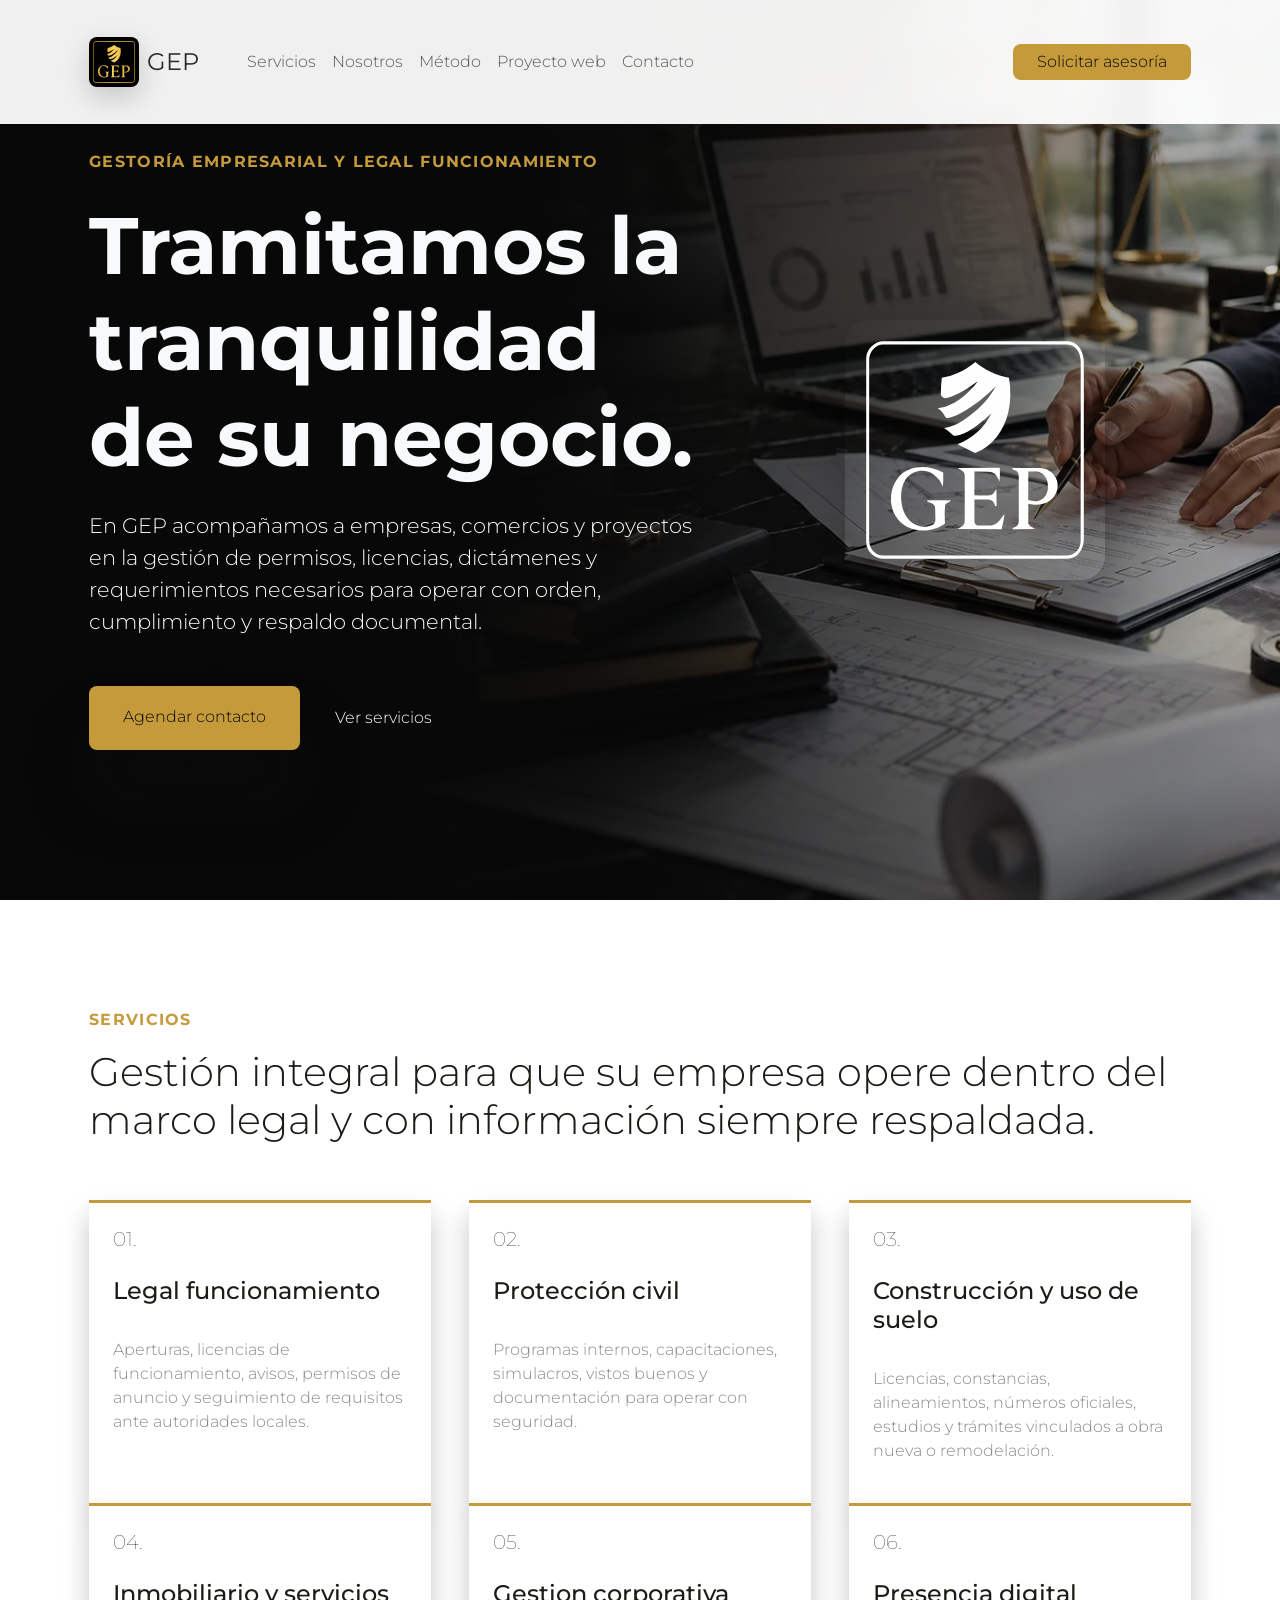
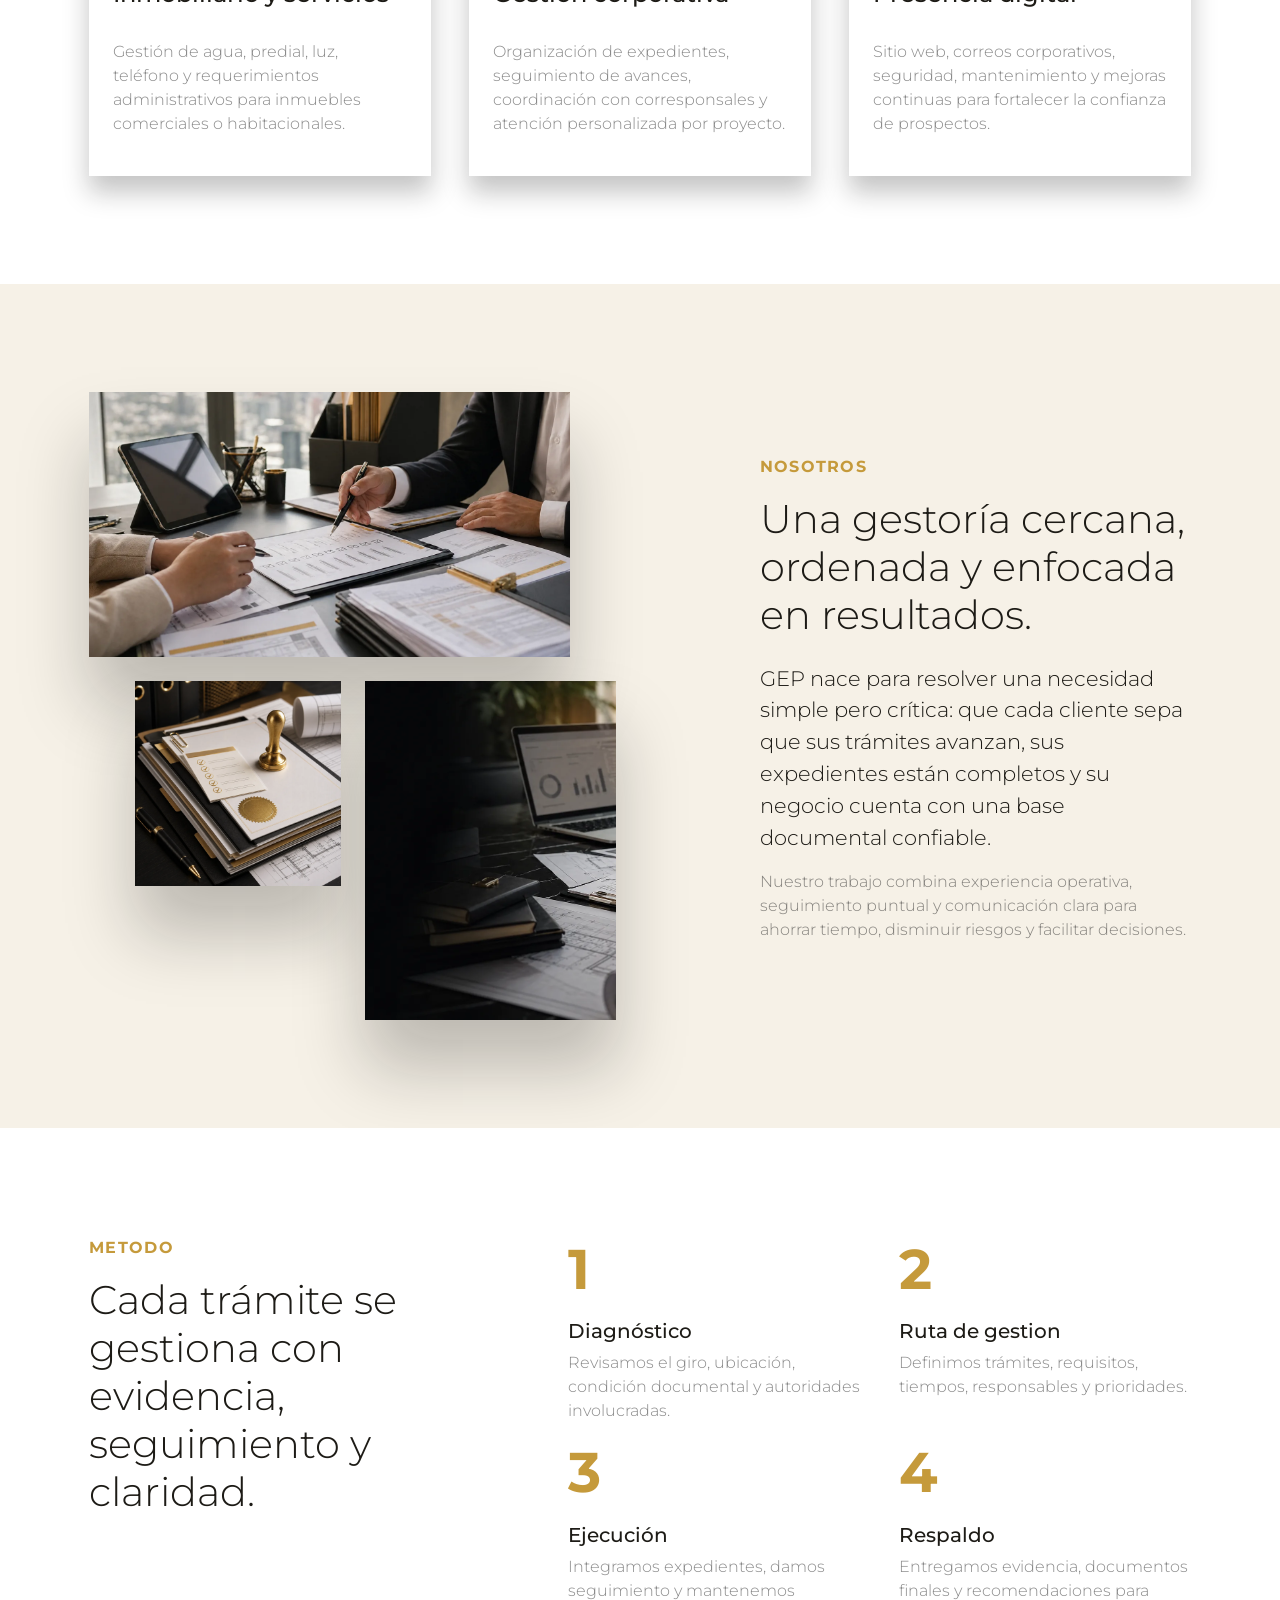
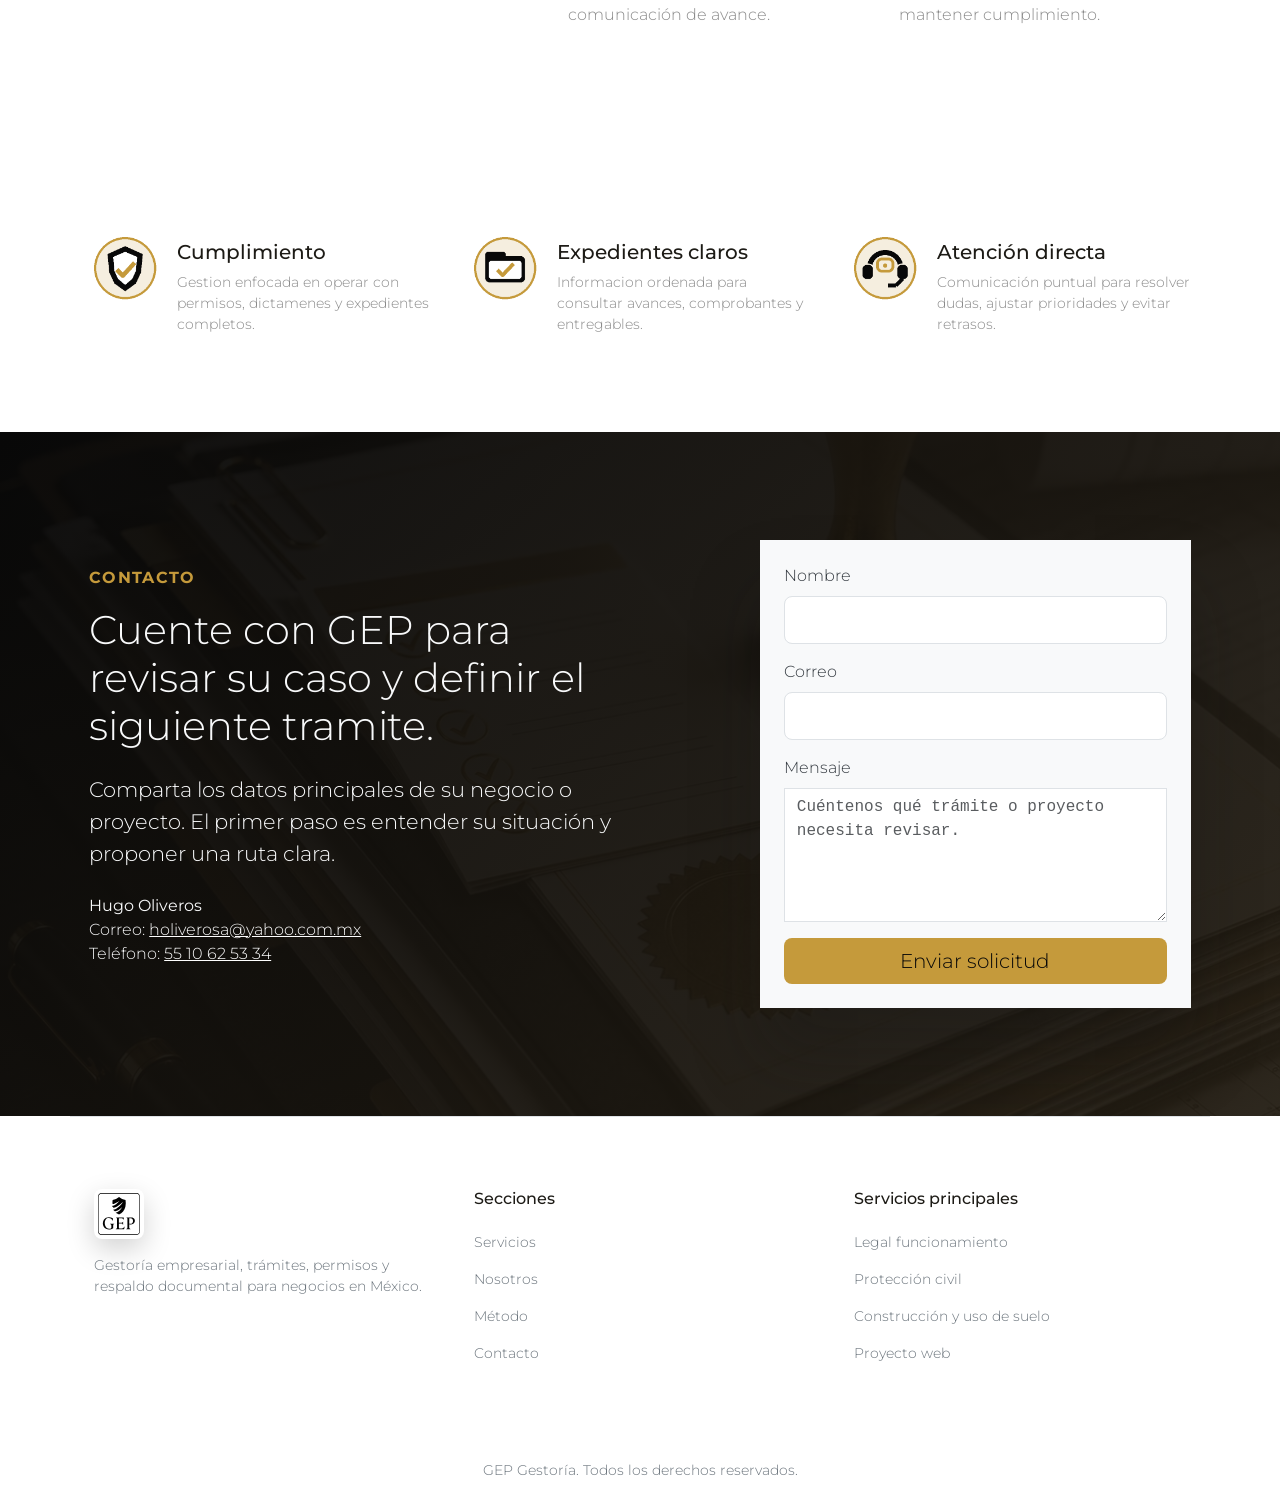
<file: index.html>
<!doctype html>
<html class="h-100" lang="es-MX">
    <head>
        <meta charset="utf-8">
        <meta name="viewport" content="width=device-width,initial-scale=1,shrink-to-fit=no">
        <meta http-equiv="Cache-Control" content="no-store, no-cache, must-revalidate, max-age=0">
        <meta http-equiv="Pragma" content="no-cache">
        <meta http-equiv="Expires" content="0">
        <meta name="description" content="GEP Gestoría: asesoría y gestión de trámites para negocios, construcción, protección civil y legal funcionamiento en México.">
        <link rel="apple-touch-icon" sizes="180x180" href="img/apple-touch-icon.png">
        <link rel="icon" type="image/png" sizes="32x32" href="img/favicon-32x32.png">
        <link rel="icon" type="image/png" sizes="16x16" href="img/favicon-16x16.png">
        <meta name="author" content="GEP Gestoría">
        <meta name="HandheldFriendly" content="true">
        <title>GEP Gestoría | Trámites, permisos y legal funcionamiento</title>
        <link rel="preconnect" href="https://fonts.googleapis.com">
        <link rel="preconnect" href="https://fonts.gstatic.com" crossorigin>
        <link href="https://fonts.googleapis.com/css2?family=Montserrat:wght@300;500;600;700;800&display=swap" rel="stylesheet">
        <link rel="stylesheet" href="css/theme.min.css">
        <style>@font-face { font-family: 'Inter'; font-style: normal; font-weight: 300; font-display: swap; src: local(''),
             url('./fonts/inter-v12-latin-300.woff2') format('woff2'),
             url('./fonts/inter-v12-latin-300.woff') format('woff'); } @font-face { font-family: 'Inter'; font-style: normal; font-weight: 500; font-display: swap; src: local(''),
             url('./fonts/inter-v12-latin-500.woff2') format('woff2'),
             url('./fonts/inter-v12-latin-500.woff') format('woff'); } @font-face { font-family: 'Inter'; font-style: normal; font-weight: 700; font-display: swap; src: local(''),
             url('./fonts/inter-v12-latin-700.woff2') format('woff2'),
             url('./fonts/inter-v12-latin-700.woff') format('woff'); } :root { --gep-gold: #c59a3b; --gep-gold-soft: #ead39a; --gep-black: #080808; --gep-ink: #1d1b16; --gep-warm: #f6f1e7; } body { font-family: 'Montserrat', 'Inter', Arial, sans-serif; color: var(--gep-ink); } .navbar { background: rgba(255, 255, 255, .94); backdrop-filter: blur(12px); } .brand-mark { width: 50px; height: 50px; object-fit: contain; border-radius: 8px; box-shadow: 0 10px 28px rgba(0, 0, 0, .18); background-color: #000000; } .hero { min-height: 100vh; background: linear-gradient(90deg, rgba(8, 8, 8, .94) 0%, rgba(8, 8, 8, .78) 46%, rgba(8, 8, 8, .22) 100%),
          url('img/gep-hero-consultoria.webp') center/cover no-repeat; } .hero-logo { width: min(260px, 70vw); border-radius: 24px; box-shadow: 0 30px 90px rgba(0, 0, 0, .45); } .text-gold { color: var(--gep-gold); } .bg-gold { background: var(--gep-gold); } .bg-warm { background: var(--gep-warm); } .btn-gep { background: var(--gep-gold); color: #080808; border: 0; } .btn { border-radius: 8px; } .btn-gep:hover, .btn-gep:focus { background: #b58a2f; color: #080808; } .section-kicker { color: var(--gep-gold); font-weight: 700; letter-spacing: .08em; text-transform: uppercase; } .service-card { min-height: 100%; border-top: 3px solid var(--gep-gold); } .metric { font-size: clamp(2.2rem, 6vw, 4.5rem); line-height: 1; } .contact-band { background: linear-gradient(135deg, rgba(8, 8, 8, .96), rgba(35, 29, 19, .94)),
          url('img/gep-expediente-permisos.webp') center/cover no-repeat; } .form-control:focus { border-color: var(--gep-gold); box-shadow: 0 0 0 .25rem rgba(197, 154, 59, .24); } .trust-item { align-items: flex-start; } .feature-icon { width: 72px; height: 72px; flex: 0 0 72px; display: inline-flex; align-items: center; justify-content: center; } .feature-icon-img { width: 72px; height: 72px; object-fit: contain; display: block; } .form-status { display: none; } .form-status.is-visible { display: block; } @media (max-width: 767.98px) { body {  text-align: center; }  .navbar .container {  padding: 0px 23px; }  .navbar-brand {  margin-right: 0;  padding-right: 0 !important; }  .navbar-collapse {  text-align: center;  padding-top: 1rem; }  .navbar-nav {  align-items: center; }  .navbar-collapse .btn {  margin-top: .75rem; }  .hero {  min-height: auto;  padding-top: 5rem;  background-position: 68% center; }  .hero .d-flex, .hero .d-flex.flex-wrap {  justify-content: center; }  .hero-logo {  width: min(210px, 62vw); }  .section-kicker {  letter-spacing: .05em; }  .row.d-flex.justify-content-end {  justify-content: center !important; }  .service-card {  text-align: center;  padding: 2rem !important; }  #nosotros .float-end {  float: none !important; }  #metodo .display-4, .metric {  margin-left: auto;  margin-right: auto; }  .trust-item {  flex-direction: column;  align-items: center;  text-align: center;  padding: 1.5rem 1rem; }  .feature-icon {  margin: 0 0 1rem 0 !important;  width: 88px;  height: 88px;  flex-basis: 88px; }  .feature-icon-img {  width: 88px;  height: 88px; }  #contacto form {  text-align: left; }  footer .nav {  align-items: center; } }</style>
    </head>
    <body data-bs-spy="scroll" data-bs-target="#navScroll">
        <nav id="navScroll" class="navbar navbar-expand-lg navbar-light fixed-top" tabindex="0">
            <div class="container">
                <a class="navbar-brand d-flex align-items-center pe-4 fs-4" href="#top" aria-label="Inicio GEP"> <img src="img/Dorado.svg" class="brand-mark me-2" alt="Logotipo GEP"> <span class="fw-bolder">GEP</span> </a>
                <button class="navbar-toggler" type="button" data-bs-toggle="collapse" data-bs-target="#navbarSupportedContent" aria-controls="navbarSupportedContent" aria-expanded="false" aria-label="Abrir navegacion">
                    <span class="navbar-toggler-icon"></span>
                </button>
                <div class="collapse navbar-collapse" id="navbarSupportedContent">
                    <ul class="navbar-nav me-auto mb-2 mb-lg-0">
                        <li class="nav-item"><a class="nav-link" href="#servicios">Servicios</a>
                        </li>
                        <li class="nav-item"><a class="nav-link" href="#nosotros">Nosotros</a>
                        </li>
                        <li class="nav-item"><a class="nav-link" href="#metodo">Método</a>
                        </li>
                        <li class="nav-item"><a class="nav-link" href="#web">Proyecto web</a>
                        </li>
                        <li class="nav-item"><a class="nav-link" href="#contacto">Contacto</a>
                        </li>
                    </ul>
                    <a href="#contacto" class="btn btn-sm btn-gep px-4">Solicitar asesoría</a>
                </div>
            </div>
        </nav>
        <main>
            <section class="hero w-100 overflow-hidden d-flex align-items-center text-light" id="top">
                <div class="container py-vh-6">
                    <div class="row align-items-center g-5">
                        <div class="col-12 col-lg-7" data-aos="fade-right">
                            <p class="section-kicker mb-4">Gestoría empresarial y legal funcionamiento</p>
                            <h1 class="display-1 fw-bold mb-4">Tramitamos la tranquilidad de su negocio.</h1>
                            <p class="lead text-white-50 mb-5">En GEP acompañamos a empresas, comercios y proyectos en la gestión de permisos, licencias, dictámenes y requerimientos necesarios para operar con orden, cumplimiento y respaldo documental.</p>
                            <div class="d-flex flex-wrap gap-3">
                                <a href="#contacto" class="btn btn-gep btn-xl shadow">Agendar contacto</a>
                                <a href="#servicios" class="btn btn-outline-light btn-xl">Ver servicios</a>
                            </div>
                        </div>
                        <div class="col-12 col-lg-5 text-center" data-aos="fade-left">
                            <img src="img/Blanco.svg" class="hero-logo img-fluid" alt="GEP Gestoría">
                        </div>
                    </div>
                </div>
            </section>
            <section class="py-vh-5 w-100 overflow-hidden" id="servicios">
                <div class="container">
                    <div class="row d-flex justify-content-end mb-5">
                        <div class="col-lg-9" data-aos="fade-down">
                            <p class="section-kicker">Servicios</p>
                            <h2 class="display-6">Gestión integral para que su empresa opere dentro del marco legal y con información siempre respaldada.</h2>
                        </div>
                    </div>
                    <div class="row g-4">
                        <div class="col-md-6 col-lg-4" data-aos="fade-up">
                            <div class="service-card p-4 bg-white shadow-sm">
                                <span class="h5 fw-lighter">01.</span>
                                <h3 class="h4 py-4">Legal funcionamiento</h3>
                                <p class="text-black-50">Aperturas, licencias de funcionamiento, avisos, permisos de anuncio y seguimiento de requisitos ante autoridades locales.</p>
                            </div>
                        </div>
                        <div class="col-md-6 col-lg-4" data-aos="fade-up" data-aos-delay="100">
                            <div class="service-card p-4 bg-white shadow-sm">
                                <span class="h5 fw-lighter">02.</span>
                                <h3 class="h4 py-4">Protección civil</h3>
                                <p class="text-black-50">Programas internos, capacitaciones, simulacros, vistos buenos y documentación para operar con seguridad.</p>
                            </div>
                        </div>
                        <div class="col-md-6 col-lg-4" data-aos="fade-up" data-aos-delay="200">
                            <div class="service-card p-4 bg-white shadow-sm">
                                <span class="h5 fw-lighter">03.</span>
                                <h3 class="h4 py-4">Construcción y uso de suelo</h3>
                                <p class="text-black-50">Licencias, constancias, alineamientos, números oficiales, estudios y trámites vinculados a obra nueva o remodelación.</p>
                            </div>
                        </div>
                        <div class="col-md-6 col-lg-4" data-aos="fade-up">
                            <div class="service-card p-4 bg-white shadow-sm">
                                <span class="h5 fw-lighter">04.</span>
                                <h3 class="h4 py-4">Inmobiliario y servicios</h3>
                                <p class="text-black-50">Gestión de agua, predial, luz, teléfono y requerimientos administrativos para inmuebles comerciales o habitacionales.</p>
                            </div>
                        </div>
                        <div class="col-md-6 col-lg-4" data-aos="fade-up" data-aos-delay="100">
                            <div class="service-card p-4 bg-white shadow-sm">
                                <span class="h5 fw-lighter">05.</span>
                                <h3 class="h4 py-4">Gestion corporativa</h3>
                                <p class="text-black-50">Organización de expedientes, seguimiento de avances, coordinación con corresponsales y atención personalizada por proyecto.</p>
                            </div>
                        </div>
                        <div class="col-md-6 col-lg-4" data-aos="fade-up" data-aos-delay="200">
                            <div class="service-card p-4 bg-white shadow-sm">
                                <span class="h5 fw-lighter">06.</span>
                                <h3 class="h4 py-4">Presencia digital</h3>
                                <p class="text-black-50">Sitio web, correos corporativos, seguridad, mantenimiento y mejoras continuas para fortalecer la confianza de prospectos.</p>
                            </div>
                        </div>
                    </div>
                </div>
            </section>
            <section class="py-vh-5 bg-warm w-100 overflow-hidden" id="nosotros">
                <div class="container">
                    <div class="row d-flex justify-content-between align-items-center g-5">
                        <div class="col-lg-6">
                            <div class="row gx-4 d-flex">
                                <div class="col-md-11">
                                    <div class="shadow ratio ratio-16x9 rounded bg-cover bp-center align-self-end" data-aos="fade-right" style="background-image: url(img/gep-asesoria-tramites.webp);--bs-aspect-ratio: 55%;"></div>
                                </div>
                                <div class="col-md-5 offset-md-1">
                                    <div class="shadow ratio ratio-1x1 rounded bg-cover mt-4 bp-center float-end" data-aos="fade-up" style="background-image: url(img/gep-expediente-permisos.webp);"></div>
                                </div>
                                <div class="col-md-6">
                                    <div class="col-12 shadow ratio rounded bg-cover mt-4 bp-center" data-aos="fade-left" style="background-image: url(img/gep-hero-consultoria.webp);--bs-aspect-ratio: 135%;"></div>
                                </div>
                            </div>
                        </div>
                        <div class="col-lg-5">
                            <p class="section-kicker">Nosotros</p>
                            <h2 class="display-6 mb-4" data-aos="fade-left">Una gestoría cercana, ordenada y enfocada en resultados.</h2>
                            <p class="lead" data-aos="fade-left" data-aos-delay="100">GEP nace para resolver una necesidad simple pero crítica: que cada cliente sepa que sus trámites avanzan, sus expedientes están completos y su negocio cuenta con una base documental confiable.</p>
                            <p class="text-black-50" data-aos="fade-left" data-aos-delay="200">Nuestro trabajo combina experiencia operativa, seguimiento puntual y comunicación clara para ahorrar tiempo, disminuir riesgos y facilitar decisiones.</p>
                        </div>
                    </div>
                </div>
            </section>
            <section class="py-vh-5 w-100 overflow-hidden" id="metodo">
                <div class="container">
                    <div class="row d-flex justify-content-between align-items-start g-5">
                        <div class="col-lg-5">
                            <p class="section-kicker">Metodo</p>
                            <h2 class="display-6 mb-4" data-aos="fade-right">Cada trámite se gestiona con evidencia, seguimiento y claridad.</h2>
                        </div>
                        <div class="col-lg-7">
                            <div class="row g-4">
                                <div class="col-md-6" data-aos="fade-up">
                                    <div class="display-4 fw-bold text-gold">1</div>
                                    <h3 class="h5 mt-3">Diagnóstico</h3>
                                    <p class="text-black-50">Revisamos el giro, ubicación, condición documental y autoridades involucradas.</p>
                                </div>
                                <div class="col-md-6" data-aos="fade-up" data-aos-delay="100">
                                    <div class="display-4 fw-bold text-gold">2</div>
                                    <h3 class="h5 mt-3">Ruta de gestion</h3>
                                    <p class="text-black-50">Definimos trámites, requisitos, tiempos, responsables y prioridades.</p>
                                </div>
                                <div class="col-md-6" data-aos="fade-up">
                                    <div class="display-4 fw-bold text-gold">3</div>
                                    <h3 class="h5 mt-3">Ejecución</h3>
                                    <p class="text-black-50">Integramos expedientes, damos seguimiento y mantenemos comunicación de avance.</p>
                                </div>
                                <div class="col-md-6" data-aos="fade-up" data-aos-delay="100">
                                    <div class="display-4 fw-bold text-gold">4</div>
                                    <h3 class="h5 mt-3">Respaldo</h3>
                                    <p class="text-black-50">Entregamos evidencia, documentos finales y recomendaciones para mantener cumplimiento.</p>
                                </div>
                            </div>
                        </div>
                    </div>
                </div>
            </section>
            <section class="small py-vh-4 w-100 overflow-hidden">
                <div class="container">
                    <div class="row g-4">
                        <div class="col-md-6 col-lg-4" data-aos="fade-up">
                            <div class="d-flex trust-item">
                                <div class="feature-icon me-3 text-gold">
                                    <img src="img/icon-cumplimiento.png" class="feature-icon-img" alt="Icono de cumplimiento">
                                </div>
                                <div>
                                    <h3 class="h5 my-2">Cumplimiento</h3>
                                    <p class="text-black-50">Gestion enfocada en operar con permisos, dictamenes y expedientes completos.</p>
                                </div>
                            </div>
                        </div>
                        <div class="col-md-6 col-lg-4" data-aos="fade-up" data-aos-delay="100">
                            <div class="d-flex trust-item">
                                <div class="feature-icon me-3 text-gold">
                                    <img src="img/icon-expedientes.png" class="feature-icon-img" alt="Icono de expedientes claros">
                                </div>
                                <div>
                                    <h3 class="h5 my-2">Expedientes claros</h3>
                                    <p class="text-black-50">Informacion ordenada para consultar avances, comprobantes y entregables.</p>
                                </div>
                            </div>
                        </div>
                        <div class="col-md-6 col-lg-4" data-aos="fade-up" data-aos-delay="200">
                            <div class="d-flex trust-item">
                                <div class="feature-icon me-3 text-gold">
                                    <img src="img/icon-atencion.png" class="feature-icon-img" alt="Icono de atención directa">
                                </div>
                                <div>
                                    <h3 class="h5 my-2">Atención directa</h3>
                                    <p class="text-black-50">Comunicación puntual para resolver dudas, ajustar prioridades y evitar retrasos.</p>
                                </div>
                            </div>
                        </div>
                    </div>
                </div>
            </section>
            <section class="contact-band py-vh-5 text-light w-100 overflow-hidden" id="contacto">
                <div class="container">
                    <div class="row d-flex justify-content-between align-items-center g-5">
                        <div class="col-lg-6" data-aos="fade-right">
                            <p class="section-kicker">Contacto</p>
                            <h2 class="display-6 mb-4">Cuente con GEP para revisar su caso y definir el siguiente tramite.</h2>
                            <p class="lead text-white-50 mb-4">Comparta los datos principales de su negocio o proyecto. El primer paso es entender su situación y proponer una ruta clara.</p>
                            <address class="text-white-50"> <strong class="text-light">Hugo Oliveros</strong><br>
                Correo: <a class="link-light" href="mailto:holiverosa@yahoo.com.mx">holiverosa@yahoo.com.mx</a><br>
                Teléfono: <a class="link-light" href="tel:+525510625334">55 10 62 53 34</a> </address>
                        </div>
                        <div class="col-lg-5" data-aos="fade-left">
                            <form action="contact.php" method="post" accept-charset="UTF-8" class="bg-light text-dark p-4 p-md-5 shadow">
                                <p class="form-status alert alert-success" id="mensaje-enviado" aria-live="polite">Gracias. Su solicitud fue enviada correctamente.</p>
                                <div class="mb-3">
                                    <label for="nombre" class="form-label">Nombre</label>
                                    <input type="text" class="form-control form-control-lg" id="nombre" name="Nombre" required>
                                </div>
                                <div class="mb-3">
                                    <label for="correo" class="form-label">Correo</label>
                                    <input type="email" class="form-control form-control-lg" id="correo" name="Correo" required>
                                </div>
                                <div class="mb-3">
                                    <label for="mensaje" class="form-label">Mensaje</label>
                                    <textarea class="form-control" id="mensaje" name="Mensaje" rows="5" placeholder="Cuéntenos qué trámite o proyecto necesita revisar." required></textarea>
                                </div>
                                <button type="submit" class="btn btn-gep btn-lg w-100">Enviar solicitud</button>
                            </form>
                        </div>
                    </div>
                </div>
            </section>
        </main>
        <footer>
            <div class="container small border-top">
                <div class="row py-5 d-flex justify-content-between">
                    <div class="col-12 col-lg-4 p-4">
                        <img src="img/Negro.svg" class="brand-mark mb-3" alt="Logotipo GEP" style="background-color: #ffffff;">
                        <p class="text-secondary mb-0">Gestoría empresarial, trámites, permisos y respaldo documental para negocios en México.</p>
                    </div>
                    <div class="col-12 col-lg-4 p-4">
                        <h3 class="h6 mb-3">Secciones</h3>
                        <ul class="nav flex-column">
                            <li class="nav-item"><a class="nav-link link-secondary ps-0" href="#servicios">Servicios</a>
                            </li>
                            <li class="nav-item"><a class="nav-link link-secondary ps-0" href="#nosotros">Nosotros</a>
                            </li>
                            <li class="nav-item"><a class="nav-link link-secondary ps-0" href="#metodo">Método</a>
                            </li>
                            <li class="nav-item"><a class="nav-link link-secondary ps-0" href="#contacto">Contacto</a>
                            </li>
                        </ul>
                    </div>
                    <div class="col-12 col-lg-4 p-4">
                        <h3 class="h6 mb-3">Servicios principales</h3>
                        <ul class="nav flex-column">
                            <li class="nav-item"><a class="nav-link link-secondary ps-0" href="#servicios">Legal funcionamiento</a>
                            </li>
                            <li class="nav-item"><a class="nav-link link-secondary ps-0" href="#servicios">Protección civil</a>
                            </li>
                            <li class="nav-item"><a class="nav-link link-secondary ps-0" href="#servicios">Construcción y uso de suelo</a>
                            </li>
                            <li class="nav-item"><a class="nav-link link-secondary ps-0" href="#web">Proyecto web</a>
                            </li>
                        </ul>
                    </div>
                </div>
            </div>
            <div class="container text-center py-3 small text-secondary">GEP Gestoría. Todos los derechos reservados.</div>
        </footer>
        <script src="js/bootstrap.bundle.min.js"></script>
        <script src="js/aos.js"></script>
        <script>
      (function() {
        const key = 'gep_refresh_count';
        const limit = 5;
        const url = new URL(window.location.href);

        if (url.searchParams.has('fresh')) {
          localStorage.setItem(key, '0');
          url.searchParams.delete('fresh');
          window.history.replaceState(null, '', url.pathname + (url.search ? url.search : '') + url.hash);
          return;
        }

        const count = Number(localStorage.getItem(key) || '0') + 1;

        if (count >= limit) {
          localStorage.setItem(key, '0');
          url.searchParams.set('fresh', Date.now().toString());
          window.location.replace(url.toString());
          return;
        }

        localStorage.setItem(key, String(count));
      })();
    </script>
        <script>
      AOS.init({
        duration: 800,
        once: true
      });
    </script>
        <script>
      const params = new URLSearchParams(window.location.search);
      const status = params.get('status');
      const statusBox = document.querySelector('.form-status');

      if (statusBox && status === 'ok') {
        statusBox.textContent = 'Gracias. Su solicitud fue enviada correctamente.';
        statusBox.classList.remove('alert-danger');
        statusBox.classList.add('alert-success', 'is-visible');
      }

      if (statusBox && status === 'error') {
        statusBox.textContent = 'No se pudo enviar la solicitud. Revise sus datos o intente de nuevo.';
        statusBox.classList.remove('alert-success');
        statusBox.classList.add('alert-danger', 'is-visible');
      }
    </script>
        <script>
      let scrollpos = window.scrollY;
      const header = document.querySelector(".navbar");
      const header_height = header.offsetHeight;

      const add_class_on_scroll = () => header.classList.add("scrolled", "shadow-sm");
      const remove_class_on_scroll = () => header.classList.remove("scrolled", "shadow-sm");

      window.addEventListener('scroll', function() {
        scrollpos = window.scrollY;

        if (scrollpos >= header_height) { add_class_on_scroll(); }
        else { remove_class_on_scroll(); }
      });
    </script>
    </body>
</html>
</file>
<file: css/theme.min.css>
@charset "UTF-8";

/* !
 * Bootstrap  v5.3.8 (https://getbootstrap.com/)
 * Copyright 2011-2025 The Bootstrap Authors
 * Licensed under MIT (https://github.com/twbs/bootstrap/blob/main/LICENSE) */
:root {
    --bs-blue: #1717e5;
    --bs-indigo: #6610f2;
    --bs-purple: #6f42c1;
    --bs-pink: #d63384;
    --bs-red: #dc3545;
    --bs-orange: #fd7e14;
    --bs-yellow: #ffc107;
    --bs-green: #198754;
    --bs-teal: #20c997;
    --bs-cyan: #0dcaf0;
    --bs-white: #fff;
    --bs-gray: #6c757d;
    --bs-gray-dark: #343a40;
    --bs-gray-100: #f8f9fa;
    --bs-gray-200: #e9ecef;
    --bs-gray-300: #dee2e6;
    --bs-gray-400: #ced4da;
    --bs-gray-500: #adb5bd;
    --bs-gray-600: #6c757d;
    --bs-gray-700: #495057;
    --bs-gray-800: #343a40;
    --bs-gray-900: #212529;
    --bs-primary: #151515;
    --bs-secondary: #6c757d;
    --bs-success: #198754;
    --bs-info: #0dcaf0;
    --bs-warning: #fd7e14;
    --bs-danger: #dc3545;
    --bs-light: #f8f9fa;
    --bs-dark: #343a40;
    --bs-primary-rgb: 21,21,21;
    --bs-secondary-rgb: 108,117,125;
    --bs-success-rgb: 25,135,84;
    --bs-info-rgb: 13,202,240;
    --bs-warning-rgb: 253,126,20;
    --bs-danger-rgb: 220,53,69;
    --bs-light-rgb: 248,249,250;
    --bs-dark-rgb: 52,58,64;
    --bs-primary-text-emphasis: rgb(8.4, 8.4, 8.4);
    --bs-secondary-text-emphasis: rgb(43.2, 46.8, 50);
    --bs-success-text-emphasis: rgb(10, 54, 33.6);
    --bs-info-text-emphasis: rgb(5.2, 80.8, 96);
    --bs-warning-text-emphasis: rgb(101.2, 50.4, 8);
    --bs-danger-text-emphasis: rgb(88, 21.2, 27.6);
    --bs-light-text-emphasis: #495057;
    --bs-dark-text-emphasis: #495057;
    --bs-primary-bg-subtle: rgb(208.2, 208.2, 208.2);
    --bs-secondary-bg-subtle: rgb(225.6, 227.4, 229);
    --bs-success-bg-subtle: rgb(209, 231, 220.8);
    --bs-info-bg-subtle: rgb(206.6, 244.4, 252);
    --bs-warning-bg-subtle: rgb(254.6, 229.2, 208);
    --bs-danger-bg-subtle: rgb(248, 214.6, 217.8);
    --bs-light-bg-subtle: rgb(251.5, 252, 252.5);
    --bs-dark-bg-subtle: #ced4da;
    --bs-primary-border-subtle: rgb(161.4, 161.4, 161.4);
    --bs-secondary-border-subtle: rgb(196.2, 199.8, 203);
    --bs-success-border-subtle: rgb(163, 207, 186.6);
    --bs-info-border-subtle: rgb(158.2, 233.8, 249);
    --bs-warning-border-subtle: rgb(254.2, 203.4, 161);
    --bs-danger-border-subtle: rgb(241, 174.2, 180.6);
    --bs-light-border-subtle: #e9ecef;
    --bs-dark-border-subtle: #adb5bd;
    --bs-white-rgb: 255,255,255;
    --bs-black-rgb: 21,21,21;
    --bs-font-sans-serif: "Inter",system-ui,-apple-system,"Segoe UI",Roboto,"Helvetica Neue",Arial,"Noto Sans",sans-serif,"Apple Color Emoji","Segoe UI Emoji","Segoe UI Symbol","Noto Color Emoji";
    --bs-font-monospace: SFMono-Regular,Menlo,Monaco,Consolas,"Liberation Mono","Courier New",monospace;
    --bs-gradient: linear-gradient(180deg, rgba(255, 255, 255, 0.15), rgba(255, 255, 255, 0));
    --bs-body-font-family: var(--bs-font-sans-serif);
    --bs-body-font-size: 1rem;
    --bs-body-font-weight: 300;
    --bs-body-line-height: 1.5;
    --bs-body-color: #212529;
    --bs-body-color-rgb: 33,37,41;
    --bs-body-bg: #fff;
    --bs-body-bg-rgb: 255,255,255;
    --bs-emphasis-color: #151515;
    --bs-emphasis-color-rgb: 21,21,21;
    --bs-secondary-color: rgba(33, 37, 41, 0.75);
    --bs-secondary-color-rgb: 33,37,41;
    --bs-secondary-bg: #e9ecef;
    --bs-secondary-bg-rgb: 233,236,239;
    --bs-tertiary-color: rgba(33, 37, 41, 0.5);
    --bs-tertiary-color-rgb: 33,37,41;
    --bs-tertiary-bg: #f8f9fa;
    --bs-tertiary-bg-rgb: 248,249,250;
    --bs-heading-color: inherit;
    --bs-link-color: #151515;
    --bs-link-color-rgb: 21,21,21;
    --bs-link-decoration: underline;
    --bs-link-hover-color: rgb(16.8, 16.8, 16.8);
    --bs-link-hover-color-rgb: 17,17,17;
    --bs-code-color: #d63384;
    --bs-highlight-color: #212529;
    --bs-highlight-bg: rgb(255, 242.6, 205.4);
    --bs-border-width: 1px;
    --bs-border-style: solid;
    --bs-border-color: #dee2e6;
    --bs-border-color-translucent: rgba(21, 21, 21, 0.175);
    --bs-border-radius: 0px;
    --bs-border-radius-sm: 0.25rem;
    --bs-border-radius-lg: 0.5rem;
    --bs-border-radius-xl: 1rem;
    --bs-border-radius-xxl: 2rem;
    --bs-border-radius-2xl: var(--bs-border-radius-xxl);
    --bs-border-radius-pill: 50rem;
    --bs-box-shadow: 0 3rem 4rem rgba(21, 21, 21, 0.25);
    --bs-box-shadow-sm: 0 1rem 1.5rem rgba(21, 21, 21, 0.25);
    --bs-box-shadow-lg: 0 4rem 6rem rgba(21, 21, 21, 0.25);
    --bs-box-shadow-inset: inset 0 1px 2px rgba(21, 21, 21, 0.075);
    --bs-focus-ring-width: 0.25rem;
    --bs-focus-ring-opacity: 0.25;
    --bs-focus-ring-color: rgba(21, 21, 21, 0.25);
    --bs-form-valid-color: #198754;
    --bs-form-valid-border-color: #198754;
    --bs-form-invalid-color: #dc3545;
    --bs-form-invalid-border-color: #dc3545;
}

*,
::after,
::before {
    box-sizing: border-box;
}

@media (prefers-reduced-motion:no-preference){
    :root {
        scroll-behavior: smooth;
    }
}

body {
    margin: 0;
    font-family: var(--bs-body-font-family);
    font-size: var(--bs-body-font-size);
    font-weight: var(--bs-body-font-weight);
    line-height: var(--bs-body-line-height);
    color: var(--bs-body-color);
    text-align: var(--bs-body-text-align);
    background-color: var(--bs-body-bg);
    -webkit-text-size-adjust: 100%;
    -webkit-tap-highlight-color: rgba(21,21,21,0);
}

hr {
    margin: 1rem 0;
    color: inherit;
    border: 0;
    border-top: var(--bs-border-width) solid;
    opacity: .25;
}

.h1,
.h2,
.h3,
.h4,
.h5,
.h6,
h1,
h2,
h3,
h4,
h5,
h6 {
    margin-top: 0;
    margin-bottom: .5rem;
    font-weight: 500;
    line-height: 1.2;
    color: var(--bs-heading-color);
}

.h1,
h1 {
    font-size: calc(1.375rem + 1.5vw);
}

@media (min-width:1200px){
    .h1,
    h1 {
        font-size: 2.5rem;
    }
}

.h2,
h2 {
    font-size: calc(1.325rem + .9vw);
}

@media (min-width:1200px){
    .h2,
    h2 {
        font-size: 2rem;
    }
}

.h3,
h3 {
    font-size: calc(1.3rem + .6vw);
}

@media (min-width:1200px){
    .h3,
    h3 {
        font-size: 1.75rem;
    }
}

.h4,
h4 {
    font-size: calc(1.275rem + .3vw);
}

@media (min-width:1200px){
    .h4,
    h4 {
        font-size: 1.5rem;
    }
}

.h5,
h5 {
    font-size: 1.25rem;
}

.h6,
h6 {
    font-size: 1rem;
}

p {
    margin-top: 0;
    margin-bottom: 1rem;
}

abbr[title] {
    text-decoration: underline dotted;
    cursor: help;
    text-decoration-skip-ink: none;
}

address {
    margin-bottom: 1rem;
    font-style: normal;
    line-height: inherit;
}

ul {
    padding-left: 2rem;
}

ul {
    margin-top: 0;
    margin-bottom: 1rem;
}

ul ul {
    margin-bottom: 0;
}

blockquote {
    margin: 0 0 1rem;
}

b,
strong {
    font-weight: bolder;
}

.small,
small {
    font-size: .875em;
}

.mark,
mark {
    padding: .1875em;
    color: var(--bs-highlight-color);
    background-color: var(--bs-highlight-bg);
}

a {
    color: #ffffff;
    text-decoration: underline;
}

a:hover {
    --bs-link-color-rgb: var(--bs-link-hover-color-rgb);
}

a:not([href]):not([class]),
a:not([href]):not([class]):hover {
    color: inherit;
    text-decoration: none;
}

code {
    font-family: var(--bs-font-monospace);
    font-size: 1em;
}

code {
    font-size: .875em;
    color: var(--bs-code-color);
    word-wrap: break-word;
}

a>code {
    color: inherit;
}

figure {
    margin: 0 0 1rem;
}

img,
svg {
    vertical-align: middle;
}

label {
    display: inline-block;
}

button {
    border-radius: 0;
}

button:focus:not(:focus-visible) {
    outline: 0;
}

button,
input {
    margin: 0;
    font-family: inherit;
    font-size: inherit;
    line-height: inherit;
}

button {
    text-transform: none;
}

[type=button],
[type=submit],
button {
    -webkit-appearance: button;
}

[type=button]:not(:disabled),
[type=submit]:not(:disabled),
button:not(:disabled) {
    cursor: pointer;
}

::-moz-focus-inner {
    padding: 0;
    border-style: none;
}

::-webkit-datetime-edit-day-field,
::-webkit-datetime-edit-fields-wrapper,
::-webkit-datetime-edit-hour-field,
::-webkit-datetime-edit-minute,
::-webkit-datetime-edit-month-field,
::-webkit-datetime-edit-text,
::-webkit-datetime-edit-year-field {
    padding: 0;
}

::-webkit-inner-spin-button {
    height: auto;
}

::-webkit-search-decoration {
    -webkit-appearance: none;
}

::-webkit-color-swatch-wrapper {
    padding: 0;
}

::file-selector-button {
    font: inherit;
    -webkit-appearance: button;
}

[hidden] {
    display: none!important;
}

.lead {
    font-size: calc(1.258rem + .096vw);
}

@media (min-width:1200px){
    .lead {
        font-size: 1.33rem;
    }
}

.lead {
    font-weight: 300;
}

.display-1 {
    font-weight: 300;
    line-height: 1.2;
    font-size: calc(1.625rem + 4.5vw);
}

@media (min-width:1200px){
    .display-1 {
        font-size: 5rem;
    }
}

.display-2 {
    font-weight: 300;
    line-height: 1.2;
    font-size: calc(1.575rem + 3.9vw);
}

@media (min-width:1200px){
    .display-2 {
        font-size: 4.5rem;
    }
}

.display-3 {
    font-weight: 300;
    line-height: 1.2;
    font-size: calc(1.525rem + 3.3vw);
}

@media (min-width:1200px){
    .display-3 {
        font-size: 4rem;
    }
}

.display-4 {
    font-weight: 300;
    line-height: 1.2;
    font-size: calc(1.475rem + 2.7vw);
}

@media (min-width:1200px){
    .display-4 {
        font-size: 3.5rem;
    }
}

.display-5 {
    font-weight: 300;
    line-height: 1.2;
    font-size: calc(1.425rem + 2.1vw);
}

@media (min-width:1200px){
    .display-5 {
        font-size: 3rem;
    }
}

.display-6 {
    font-weight: 300;
    line-height: 1.2;
    font-size: calc(1.375rem + 1.5vw);
}

@media (min-width:1200px){
    .display-6 {
        font-size: 2.5rem;
    }
}

.list-unstyled {
    padding-left: 0;
    list-style: none;
}

.blockquote {
    margin-bottom: 1rem;
    font-size: 1.25rem;
}

.blockquote>:last-child {
    margin-bottom: 0;
}

.blockquote-footer {
    margin-top: -1rem;
    margin-bottom: 1rem;
    font-size: .875em;
    color: #6c757d;
}

.blockquote-footer::before {
    content: "— ";
}

.img-fluid {
    max-width: 100%;
    height: auto;
}

.figure {
    display: inline-block;
}

.container,
.container-fluid {
    --bs-gutter-x: 3vw;
    --bs-gutter-y: 0;
    width: 100%;
    padding-right: calc(var(--bs-gutter-x) * .5);
    padding-left: calc(var(--bs-gutter-x) * .5);
    margin-right: auto;
    margin-left: auto;
}

@media (min-width:576px){
    .container {
        max-width: 540px;
    }
}

@media (min-width:768px){
    .container {
        max-width: 720px;
    }
}

@media (min-width:992px){
    .container {
        max-width: 960px;
    }
}

@media (min-width:1200px){
    .container {
        max-width: 1140px;
    }
}

@media (min-width:1680px){
    .container {
        max-width: 1600px;
    }
}

:root {
    --bs-breakpoint-xs: 0;
    --bs-breakpoint-sm: 576px;
    --bs-breakpoint-md: 768px;
    --bs-breakpoint-lg: 992px;
    --bs-breakpoint-xl: 1200px;
    --bs-breakpoint-xxl: 1680px;
}

.row {
    --bs-gutter-x: 3vw;
    --bs-gutter-y: 0;
    display: flex;
    flex-wrap: wrap;
    margin-top: calc(-1 * var(--bs-gutter-y));
    margin-right: calc(-.5 * var(--bs-gutter-x));
    margin-left: calc(-.5 * var(--bs-gutter-x));
}

.row>* {
    flex-shrink: 0;
    width: 100%;
    max-width: 100%;
    padding-right: calc(var(--bs-gutter-x) * .5);
    padding-left: calc(var(--bs-gutter-x) * .5);
    margin-top: var(--bs-gutter-y);
}

.col {
    flex: 1 0 0;
}

.row-cols-1>* {
    flex: 0 0 auto;
    width: 100%;
}

.col-auto {
    flex: 0 0 auto;
    width: auto;
}

.col-4 {
    flex: 0 0 auto;
    width: 33.33333333%;
}

.col-5 {
    flex: 0 0 auto;
    width: 41.66666667%;
}

.col-6 {
    flex: 0 0 auto;
    width: 50%;
}

.col-7 {
    flex: 0 0 auto;
    width: 58.33333333%;
}

.col-10 {
    flex: 0 0 auto;
    width: 83.33333333%;
}

.col-12 {
    flex: 0 0 auto;
    width: 100%;
}

.g-0,
.gx-0 {
    --bs-gutter-x: 0;
}

.g-0 {
    --bs-gutter-y: 0;
}

.gx-3 {
    --bs-gutter-x: 1rem;
}

.gx-4 {
    --bs-gutter-x: 1.5rem;
}

.g-5,
.gx-5 {
    --bs-gutter-x: 3rem;
}

.g-5 {
    --bs-gutter-y: 3rem;
}

@media (min-width:768px){
    .col-md {
        flex: 1 0 0;
    }

    .row-cols-md-2>* {
        flex: 0 0 auto;
        width: 50%;
    }

    .col-md-auto {
        flex: 0 0 auto;
        width: auto;
    }

    .col-md-2 {
        flex: 0 0 auto;
        width: 16.66666667%;
    }

    .col-md-3 {
        flex: 0 0 auto;
        width: 25%;
    }

    .col-md-4 {
        flex: 0 0 auto;
        width: 33.33333333%;
    }

    .col-md-5 {
        flex: 0 0 auto;
        width: 41.66666667%;
    }

    .col-md-6 {
        flex: 0 0 auto;
        width: 50%;
    }

    .col-md-7 {
        flex: 0 0 auto;
        width: 58.33333333%;
    }

    .col-md-9 {
        flex: 0 0 auto;
        width: 75%;
    }

    .col-md-11 {
        flex: 0 0 auto;
        width: 91.66666667%;
    }

    .offset-md-1 {
        margin-left: 8.33333333%;
    }
}

@media (min-width:992px){
    .col-lg-3 {
        flex: 0 0 auto;
        width: 25%;
    }

    .col-lg-4 {
        flex: 0 0 auto;
        width: 33.33333333%;
    }

    .col-lg-5 {
        flex: 0 0 auto;
        width: 41.66666667%;
    }

    .col-lg-6 {
        flex: 0 0 auto;
        width: 50%;
    }

    .col-lg-7 {
        flex: 0 0 auto;
        width: 58.33333333%;
    }

    .col-lg-8 {
        flex: 0 0 auto;
        width: 66.66666667%;
    }

    .col-lg-10 {
        flex: 0 0 auto;
        width: 83.33333333%;
    }

    .col-lg-11 {
        flex: 0 0 auto;
        width: 91.66666667%;
    }

    .col-lg-12 {
        flex: 0 0 auto;
        width: 100%;
    }

    .offset-lg-1 {
        margin-left: 8.33333333%;
    }
}

@media (min-width:1200px){
    .col-xl-3 {
        flex: 0 0 auto;
        width: 25%;
    }

    .col-xl-4 {
        flex: 0 0 auto;
        width: 33.33333333%;
    }

    .col-xl-6 {
        flex: 0 0 auto;
        width: 50%;
    }

    .col-xl-8 {
        flex: 0 0 auto;
        width: 66.66666667%;
    }

    .col-xl-10 {
        flex: 0 0 auto;
        width: 83.33333333%;
    }

    .offset-xl-2 {
        margin-left: 16.66666667%;
    }
}

.form-label {
    margin-bottom: .5rem;
}

.form-text {
    margin-top: .25rem;
    font-size: .875em;
    color: var(--bs-secondary-color);
}

.form-control {
    display: block;
    width: 100%;
    padding: .375rem .75rem;
    font-size: 1rem;
    font-weight: 300;
    line-height: 1.5;
    color: var(--bs-body-color);
    appearance: none;
    background-color: var(--bs-body-bg);
    background-clip: padding-box;
    border: var(--bs-border-width) solid var(--bs-border-color);
    border-radius: var(--bs-border-radius);
    transition: border-color .15s ease-in-out,box-shadow .15s ease-in-out;
}

@media (prefers-reduced-motion:reduce){
    .form-control {
        transition: none;
    }
}

.form-control:focus {
    color: var(--bs-body-color);
    background-color: var(--bs-body-bg);
    border-color: #8a8a8a;
    outline: 0;
    box-shadow: 0 0 0 .25rem rgba(21,21,21,.25);
}

.form-control::-webkit-date-and-time-value {
    min-width: 85px;
    height: 1.5em;
    margin: 0;
}

.form-control::-webkit-datetime-edit {
    display: block;
    padding: 0;
}

.form-control::placeholder {
    color: var(--bs-secondary-color);
    opacity: 1;
}

.form-control:disabled {
    background-color: var(--bs-secondary-bg);
    opacity: 1;
}

.form-control::file-selector-button {
    padding: .375rem .75rem;
    margin: -.375rem -.75rem;
    margin-inline-end: .75rem;
    color: var(--bs-body-color);
    background-color: var(--bs-tertiary-bg);
    pointer-events: none;
    border-color: inherit;
    border-style: solid;
    border-width: 0;
    border-inline-end-width: var(--bs-border-width);
    border-radius: 0;
    transition: color .15s ease-in-out,background-color .15s ease-in-out,border-color .15s ease-in-out,box-shadow .15s ease-in-out;
}

@media (prefers-reduced-motion:reduce){
    .form-control::file-selector-button {
        transition: none;
    }
}

.form-control:hover:not(:disabled):not([readonly])::file-selector-button {
    background-color: var(--bs-secondary-bg);
}

.form-control-lg {
    min-height: calc(1.5em + 1rem + calc(var(--bs-border-width) * 2));
    padding: .5rem 1rem;
    font-size: 1.25rem;
    border-radius: var(--bs-border-radius-lg);
}

.form-control-lg::file-selector-button {
    padding: .5rem 1rem;
    margin: -.5rem -1rem;
    margin-inline-end: 1rem;
}

.form-check {
    display: block;
    min-height: 1.5rem;
    padding-left: 1.5em;
    margin-bottom: .125rem;
}

.form-check .form-check-input {
    float: left;
    margin-left: -1.5em;
}

.form-check-input {
    --bs-form-check-bg: var(--bs-body-bg);
    flex-shrink: 0;
    width: 1em;
    height: 1em;
    margin-top: .25em;
    vertical-align: top;
    appearance: none;
    background-color: var(--bs-form-check-bg);
    background-image: var(--bs-form-check-bg-image);
    background-repeat: no-repeat;
    background-position: center;
    background-size: contain;
    border: var(--bs-border-width) solid var(--bs-border-color);
    print-color-adjust: exact;
}

.form-check-input[type=checkbox] {
    border-radius: .25em;
}

.form-check-input:active {
    filter: brightness(90%);
}

.form-check-input:focus {
    border-color: #8a8a8a;
    outline: 0;
    box-shadow: 0 0 0 .25rem rgba(21,21,21,.25);
}

.form-check-input:checked {
    background-color: #151515;
    border-color: #151515;
}

.form-check-input:checked[type=checkbox] {
    --bs-form-check-bg-image: url("data:image/svg+xml,%3csvg xmlns='http://www.w3.org/2000/svg' viewBox='0 0 20 20'%3e%3cpath fill='none' stroke='%23fff' stroke-linecap='round' stroke-linejoin='round' stroke-width='3' d='m6 10 3 3 6-6'/%3e%3c/svg%3e");
}

.form-check-input[type=checkbox]:indeterminate {
    background-color: #151515;
    border-color: #151515;
    --bs-form-check-bg-image: url("data:image/svg+xml,%3csvg xmlns='http://www.w3.org/2000/svg' viewBox='0 0 20 20'%3e%3cpath fill='none' stroke='%23fff' stroke-linecap='round' stroke-linejoin='round' stroke-width='3' d='M6 10h8'/%3e%3c/svg%3e");
}

.form-check-input:disabled {
    pointer-events: none;
    filter: none;
    opacity: .5;
}

.form-check-input:disabled~.form-check-label {
    cursor: default;
    opacity: .5;
}

.form-floating {
    position: relative;
}

.form-floating>.form-control {
    height: calc(3.5rem + calc(var(--bs-border-width) * 2));
    min-height: calc(3.5rem + calc(var(--bs-border-width) * 2));
    line-height: 1.25;
}

.form-floating>label {
    position: absolute;
    top: 0;
    left: 0;
    z-index: 2;
    max-width: 100%;
    height: 100%;
    padding: 1rem .75rem;
    overflow: hidden;
    color: rgba(var(--bs-body-color-rgb),.65);
    text-align: start;
    text-overflow: ellipsis;
    white-space: nowrap;
    pointer-events: none;
    border: var(--bs-border-width) solid transparent;
    transform-origin: 0 0;
    transition: opacity .1s ease-in-out,transform .1s ease-in-out;
}

@media (prefers-reduced-motion:reduce){
    .form-floating>label {
        transition: none;
    }
}

.form-floating>.form-control {
    padding: 1rem .75rem;
}

.form-floating>.form-control::placeholder {
    color: transparent;
}

.form-floating>.form-control:focus,
.form-floating>.form-control:not(:placeholder-shown) {
    padding-top: 1.625rem;
    padding-bottom: .625rem;
}

.form-floating>.form-control:-webkit-autofill {
    padding-top: 1.625rem;
    padding-bottom: .625rem;
}

.form-floating>.form-control:focus~label,
.form-floating>.form-control:not(:placeholder-shown)~label {
    transform: scale(.85) translateY(-.5rem) translateX(.15rem);
}

.form-floating>.form-control:-webkit-autofill~label {
    transform: scale(.85) translateY(-.5rem) translateX(.15rem);
}

.form-floating>.form-control:disabled~label,
.form-floating>:disabled~label {
    color: #6c757d;
}

.btn {
    --bs-btn-padding-x: 0.75rem;
    --bs-btn-padding-y: 0.375rem;
    --bs-btn-font-size: 1rem;
    --bs-btn-font-weight: 300;
    --bs-btn-line-height: 1.5;
    --bs-btn-color: var(--bs-body-color);
    --bs-btn-bg: transparent;
    --bs-btn-border-width: var(--bs-border-width);
    --bs-btn-border-color: transparent;
    --bs-btn-border-radius: var(--bs-border-radius);
    --bs-btn-hover-border-color: transparent;
    --bs-btn-box-shadow: inset 0 1px 0 rgba(255, 255, 255, 0.15),0 1px 1px rgba(21, 21, 21, 0.075);
    --bs-btn-disabled-opacity: 0.65;
    --bs-btn-focus-box-shadow: 0 0 0 0.25rem rgba(var(--bs-btn-focus-shadow-rgb), .5);
    display: inline-block;
    padding: var(--bs-btn-padding-y) var(--bs-btn-padding-x);
    font-family: var(--bs-btn-font-family);
    font-size: var(--bs-btn-font-size);
    font-weight: var(--bs-btn-font-weight);
    line-height: var(--bs-btn-line-height);
    color: #ffffff;
    text-align: center;
    text-decoration: none;
    vertical-align: middle;
    cursor: pointer;
    user-select: none;
    border: var(--bs-btn-border-width) solid var(--bs-btn-border-color);
    border-radius: var(--bs-btn-border-radius);
    background-color: var(--bs-btn-bg);
    transition: color .15s ease-in-out,background-color .15s ease-in-out,border-color .15s ease-in-out,box-shadow .15s ease-in-out;
}

@media (prefers-reduced-motion:reduce){
    .btn {
        transition: none;
    }
}

.btn:hover {
    color: var(--bs-btn-hover-color);
    background-color: var(--bs-btn-hover-bg);
    border-color: var(--bs-btn-hover-border-color);
}

.btn:focus-visible {
    color: var(--bs-btn-hover-color);
    background-color: var(--bs-btn-hover-bg);
    border-color: var(--bs-btn-hover-border-color);
    outline: 0;
    box-shadow: var(--bs-btn-focus-box-shadow);
}

.btn.active,
.btn.show,
.btn:first-child:active,
:not(.btn-check)+.btn:active {
    color: var(--bs-btn-active-color);
    background-color: var(--bs-btn-active-bg);
    border-color: var(--bs-btn-active-border-color);
}

.btn.active:focus-visible,
.btn.show:focus-visible,
.btn:first-child:active:focus-visible,
:not(.btn-check)+.btn:active:focus-visible {
    box-shadow: var(--bs-btn-focus-box-shadow);
}

.btn:disabled {
    color: var(--bs-btn-disabled-color);
    pointer-events: none;
    background-color: var(--bs-btn-disabled-bg);
    border-color: var(--bs-btn-disabled-border-color);
    opacity: var(--bs-btn-disabled-opacity);
}

.btn-primary {
    --bs-btn-color: #fff;
    --bs-btn-bg: #151515;
    --bs-btn-border-color: #151515;
    --bs-btn-hover-color: #fff;
    --bs-btn-hover-bg: rgb(17.85, 17.85, 17.85);
    --bs-btn-hover-border-color: rgb(16.8, 16.8, 16.8);
    --bs-btn-focus-shadow-rgb: 56,56,56;
    --bs-btn-active-color: #fff;
    --bs-btn-active-bg: rgb(16.8, 16.8, 16.8);
    --bs-btn-active-border-color: rgb(15.75, 15.75, 15.75);
    --bs-btn-active-shadow: inset 0 3px 5px rgba(21, 21, 21, 0.125);
    --bs-btn-disabled-color: #fff;
    --bs-btn-disabled-bg: #151515;
    --bs-btn-disabled-border-color: #151515;
}

.btn-warning {
    --bs-btn-color: #151515;
    --bs-btn-bg: #fd7e14;
    --bs-btn-border-color: #fd7e14;
    --bs-btn-hover-color: #151515;
    --bs-btn-hover-bg: rgb(253.3, 145.35, 55.25);
    --bs-btn-hover-border-color: rgb(253.2, 138.9, 43.5);
    --bs-btn-focus-shadow-rgb: 218,110,20;
    --bs-btn-active-color: #151515;
    --bs-btn-active-bg: rgb(253.4, 151.8, 67);
    --bs-btn-active-border-color: rgb(253.2, 138.9, 43.5);
    --bs-btn-active-shadow: inset 0 3px 5px rgba(21, 21, 21, 0.125);
    --bs-btn-disabled-color: #151515;
    --bs-btn-disabled-bg: #fd7e14;
    --bs-btn-disabled-border-color: #fd7e14;
}

.btn-light {
    --bs-btn-color: #151515;
    --bs-btn-bg: #f8f9fa;
    --bs-btn-border-color: #f8f9fa;
    --bs-btn-hover-color: #151515;
    --bs-btn-hover-bg: rgb(210.8, 211.65, 212.5);
    --bs-btn-hover-border-color: rgb(198.4, 199.2, 200);
    --bs-btn-focus-shadow-rgb: 214,215,216;
    --bs-btn-active-color: #151515;
    --bs-btn-active-bg: rgb(198.4, 199.2, 200);
    --bs-btn-active-border-color: rgb(186, 186.75, 187.5);
    --bs-btn-active-shadow: inset 0 3px 5px rgba(21, 21, 21, 0.125);
    --bs-btn-disabled-color: #151515;
    --bs-btn-disabled-bg: #f8f9fa;
    --bs-btn-disabled-border-color: #f8f9fa;
}

.btn-dark {
    --bs-btn-color: #fff;
    --bs-btn-bg: #343a40;
    --bs-btn-border-color: #343a40;
    --bs-btn-hover-color: #fff;
    --bs-btn-hover-bg: rgb(82.45, 87.55, 92.65);
    --bs-btn-hover-border-color: rgb(72.3, 77.7, 83.1);
    --bs-btn-focus-shadow-rgb: 82,88,93;
    --bs-btn-active-color: #fff;
    --bs-btn-active-bg: rgb(92.6, 97.4, 102.2);
    --bs-btn-active-border-color: rgb(72.3, 77.7, 83.1);
    --bs-btn-active-shadow: inset 0 3px 5px rgba(21, 21, 21, 0.125);
    --bs-btn-disabled-color: #fff;
    --bs-btn-disabled-bg: #343a40;
    --bs-btn-disabled-border-color: #343a40;
}

.btn-outline-primary {
    --bs-btn-color: #151515;
    --bs-btn-border-color: #151515;
    --bs-btn-hover-color: #fff;
    --bs-btn-hover-bg: #151515;
    --bs-btn-hover-border-color: #151515;
    --bs-btn-focus-shadow-rgb: 21,21,21;
    --bs-btn-active-color: #fff;
    --bs-btn-active-bg: #151515;
    --bs-btn-active-border-color: #151515;
    --bs-btn-active-shadow: inset 0 3px 5px rgba(21, 21, 21, 0.125);
    --bs-btn-disabled-color: #151515;
    --bs-btn-disabled-bg: transparent;
    --bs-btn-disabled-border-color: #151515;
    --bs-gradient: none;
}

.btn-lg {
    --bs-btn-padding-y: 0.5rem;
    --bs-btn-padding-x: 1rem;
    --bs-btn-font-size: 1.25rem;
    --bs-btn-border-radius: var(--bs-border-radius-lg);
}

.fade {
    transition: opacity .15s linear;
}

@media (prefers-reduced-motion:reduce){
    .fade {
        transition: none;
    }
}

.fade:not(.show) {
    opacity: 0;
}

.collapse:not(.show) {
    display: none;
}

.collapsing {
    height: 0;
    overflow: hidden;
    transition: height .35s ease;
}

@media (prefers-reduced-motion:reduce){
    .collapsing {
        transition: none;
    }
}

.nav {
    --bs-nav-link-padding-x: 1rem;
    --bs-nav-link-padding-y: 0.5rem;
    --bs-nav-link-color: var(--bs-link-color);
    --bs-nav-link-hover-color: var(--bs-link-hover-color);
    --bs-nav-link-disabled-color: var(--bs-secondary-color);
    display: flex;
    flex-wrap: wrap;
    padding-left: 0;
    margin-bottom: 0;
    list-style: none;
}

.nav-link {
    display: block;
    padding: var(--bs-nav-link-padding-y) var(--bs-nav-link-padding-x);
    font-size: var(--bs-nav-link-font-size);
    font-weight: var(--bs-nav-link-font-weight);
    color: var(--bs-nav-link-color);
    text-decoration: none;
    background: 0 0;
    border: 0;
    transition: color .15s ease-in-out,background-color .15s ease-in-out,border-color .15s ease-in-out;
}

@media (prefers-reduced-motion:reduce){
    .nav-link {
        transition: none;
    }
}

.nav-link:focus,
.nav-link:hover {
    color: var(--bs-nav-link-hover-color);
}

.nav-link:focus-visible {
    outline: 0;
    box-shadow: 0 0 0 .25rem rgba(21,21,21,.25);
}

.nav-link:disabled {
    color: var(--bs-nav-link-disabled-color);
    pointer-events: none;
    cursor: default;
}

.navbar {
    --bs-navbar-padding-x: 0;
    --bs-navbar-padding-y: 0.5rem;
    --bs-navbar-color: rgba(21, 21, 21, 0.7);
    --bs-navbar-hover-color: rgba(21, 21, 21, 0.8);
    --bs-navbar-disabled-color: rgba(var(--bs-emphasis-color-rgb), 0.3);
    --bs-navbar-active-color: rgba(21, 21, 21, 0.9);
    --bs-navbar-brand-padding-y: 0.3125rem;
    --bs-navbar-brand-margin-end: 1rem;
    --bs-navbar-brand-font-size: 1.25rem;
    --bs-navbar-brand-color: rgba(21, 21, 21, 0.9);
    --bs-navbar-brand-hover-color: rgba(21, 21, 21, 0.9);
    --bs-navbar-nav-link-padding-x: 0.5rem;
    --bs-navbar-toggler-padding-y: 0.25rem;
    --bs-navbar-toggler-padding-x: 0.75rem;
    --bs-navbar-toggler-font-size: 1.25rem;
    --bs-navbar-toggler-icon-bg: url("data:image/svg+xml,%3csvg xmlns='http://www.w3.org/2000/svg' viewBox='0 0 30 30'%3e%3cpath stroke='rgba%2833, 37, 41, 0.75%29' stroke-linecap='round' stroke-miterlimit='10' stroke-width='2' d='M4 7h22M4 15h22M4 23h22'/%3e%3c/svg%3e");
    --bs-navbar-toggler-border-color: rgba(var(--bs-emphasis-color-rgb), 0.15);
    --bs-navbar-toggler-border-radius: var(--bs-border-radius);
    --bs-navbar-toggler-focus-width: 0.25rem;
    --bs-navbar-toggler-transition: box-shadow 0.15s ease-in-out;
    position: relative;
    display: flex;
    flex-wrap: wrap;
    align-items: center;
    justify-content: space-between;
    padding: var(--bs-navbar-padding-y) var(--bs-navbar-padding-x);
}

.navbar>.container,
.navbar>.container-fluid {
    display: flex;
    flex-wrap: inherit;
    align-items: center;
    justify-content: space-between;
}

.navbar-brand {
    padding-top: var(--bs-navbar-brand-padding-y);
    padding-bottom: var(--bs-navbar-brand-padding-y);
    margin-right: var(--bs-navbar-brand-margin-end);
    font-size: var(--bs-navbar-brand-font-size);
    color: var(--bs-navbar-brand-color);
    text-decoration: none;
    white-space: nowrap;
}

.navbar-brand:focus,
.navbar-brand:hover {
    color: var(--bs-navbar-brand-hover-color);
}

.navbar-nav {
    --bs-nav-link-padding-x: 0;
    --bs-nav-link-padding-y: 0.5rem;
    --bs-nav-link-color: var(--bs-navbar-color);
    --bs-nav-link-hover-color: var(--bs-navbar-hover-color);
    --bs-nav-link-disabled-color: var(--bs-navbar-disabled-color);
    display: flex;
    flex-direction: column;
    padding-left: 0;
    margin-bottom: 0;
    list-style: none;
}

.navbar-nav .nav-link.active,
.navbar-nav .nav-link.show {
    color: var(--bs-navbar-active-color);
}

.navbar-collapse {
    flex-grow: 1;
    flex-basis: 100%;
    align-items: center;
}

.navbar-toggler {
    padding: var(--bs-navbar-toggler-padding-y) var(--bs-navbar-toggler-padding-x);
    font-size: var(--bs-navbar-toggler-font-size);
    line-height: 1;
    color: var(--bs-navbar-color);
    background-color: transparent;
    border: var(--bs-border-width) solid var(--bs-navbar-toggler-border-color);
    border-radius: var(--bs-navbar-toggler-border-radius);
    transition: var(--bs-navbar-toggler-transition);
}

@media (prefers-reduced-motion:reduce){
    .navbar-toggler {
        transition: none;
    }
}

.navbar-toggler:hover {
    text-decoration: none;
}

.navbar-toggler:focus {
    text-decoration: none;
    outline: 0;
    box-shadow: 0 0 0 var(--bs-navbar-toggler-focus-width);
}

.navbar-toggler-icon {
    display: inline-block;
    width: 1.5em;
    height: 1.5em;
    vertical-align: middle;
    background-image: var(--bs-navbar-toggler-icon-bg);
    background-repeat: no-repeat;
    background-position: center;
    background-size: 100%;
}

@media (min-width:992px){
    .navbar-expand-lg {
        flex-wrap: nowrap;
        justify-content: flex-start;
    }

    .navbar-expand-lg .navbar-nav {
        flex-direction: row;
    }

    .navbar-expand-lg .navbar-nav .nav-link {
        padding-right: var(--bs-navbar-nav-link-padding-x);
        padding-left: var(--bs-navbar-nav-link-padding-x);
    }

    .navbar-expand-lg .navbar-collapse {
        display: flex!important;
        flex-basis: auto;
    }

    .navbar-expand-lg .navbar-toggler {
        display: none;
    }
}

.card {
    --bs-card-spacer-y: 1rem;
    --bs-card-spacer-x: 1rem;
    --bs-card-title-spacer-y: 0.5rem;
    --bs-card-border-width: var(--bs-border-width);
    --bs-card-border-color: var(--bs-border-color-translucent);
    --bs-card-border-radius: var(--bs-border-radius);
    --bs-card-inner-border-radius: calc(var(--bs-border-radius) - (var(--bs-border-width)));
    --bs-card-cap-padding-y: 0.5rem;
    --bs-card-cap-padding-x: 1rem;
    --bs-card-cap-bg: rgba(var(--bs-body-color-rgb), 0.03);
    --bs-card-bg: var(--bs-body-bg);
    --bs-card-img-overlay-padding: 1rem;
    --bs-card-group-margin: 1.5vw;
    position: relative;
    display: flex;
    flex-direction: column;
    min-width: 0;
    height: var(--bs-card-height);
    color: var(--bs-body-color);
    word-wrap: break-word;
    background-color: var(--bs-card-bg);
    background-clip: border-box;
    border: var(--bs-card-border-width) solid var(--bs-card-border-color);
    border-radius: var(--bs-card-border-radius);
}

.card>hr {
    margin-right: 0;
    margin-left: 0;
}

.card-body {
    flex: 1 1 auto;
    padding: var(--bs-card-spacer-y) var(--bs-card-spacer-x);
    color: var(--bs-card-color);
}

.card-title {
    margin-bottom: var(--bs-card-title-spacer-y);
    color: var(--bs-card-title-color);
}

.card-text:last-child {
    margin-bottom: 0;
}

.badge {
    --bs-badge-padding-x: 0.65em;
    --bs-badge-padding-y: 0.35em;
    --bs-badge-font-size: 0.75em;
    --bs-badge-font-weight: 700;
    --bs-badge-color: #fff;
    --bs-badge-border-radius: var(--bs-border-radius);
    display: inline-block;
    padding: var(--bs-badge-padding-y) var(--bs-badge-padding-x);
    font-size: var(--bs-badge-font-size);
    font-weight: var(--bs-badge-font-weight);
    line-height: 1;
    color: var(--bs-badge-color);
    text-align: center;
    white-space: nowrap;
    vertical-align: baseline;
    border-radius: var(--bs-badge-border-radius);
}

.badge:empty {
    display: none;
}

.btn .badge {
    position: relative;
    top: -1px;
}

@keyframes progress-bar-stripes{
    0% {
        background-position-x: var(--bs-progress-height);
    }
}

.modal-backdrop {
    --bs-backdrop-zindex: 1050;
    --bs-backdrop-bg: #151515;
    --bs-backdrop-opacity: 0.5;
    position: fixed;
    top: 0;
    left: 0;
    z-index: var(--bs-backdrop-zindex);
    width: 100vw;
    height: 100vh;
    background-color: var(--bs-backdrop-bg);
}

.modal-backdrop.fade {
    opacity: 0;
}

.modal-backdrop.show {
    opacity: var(--bs-backdrop-opacity);
}

:root {
    --bs-carousel-indicator-active-bg: #fff;
    --bs-carousel-caption-color: #fff;
}

@keyframes spinner-border{
    to {
        transform: rotate(360deg);
    }
}

@keyframes spinner-grow{
    0% {
        transform: scale(0);
    }

    50% {
        opacity: 1;
        transform: none;
    }
}

.offcanvas-backdrop {
    position: fixed;
    top: 0;
    left: 0;
    z-index: 1040;
    width: 100vw;
    height: 100vh;
    background-color: #151515;
}

.offcanvas-backdrop.fade {
    opacity: 0;
}

.offcanvas-backdrop.show {
    opacity: .5;
}

.placeholder {
    display: inline-block;
    min-height: 1em;
    vertical-align: middle;
    cursor: wait;
    background-color: currentcolor;
    opacity: .5;
}

.placeholder.btn::before {
    display: inline-block;
    content: "";
}

@keyframes placeholder-glow{
    50% {
        opacity: .2;
    }
}

@keyframes placeholder-wave{
    100% {
        mask-position: -200% 0;
    }
}

.text-bg-light {
    color: #151515!important;
    background-color: RGBA(var(--bs-light-rgb),var(--bs-bg-opacity,1))!important;
}

.link-primary {
    color: RGBA(var(--bs-primary-rgb),var(--bs-link-opacity,1))!important;
    text-decoration-color: RGBA(var(--bs-primary-rgb),var(--bs-link-underline-opacity,1))!important;
}

.link-primary:focus,
.link-primary:hover {
    color: RGBA(17,17,17,var(--bs-link-opacity,1))!important;
    text-decoration-color: RGBA(17,17,17,var(--bs-link-underline-opacity,1))!important;
}

.link-secondary {
    color: RGBA(var(--bs-secondary-rgb),var(--bs-link-opacity,1))!important;
    text-decoration-color: RGBA(var(--bs-secondary-rgb),var(--bs-link-underline-opacity,1))!important;
}

.link-secondary:focus,
.link-secondary:hover {
    color: RGBA(86,94,100,var(--bs-link-opacity,1))!important;
    text-decoration-color: RGBA(86,94,100,var(--bs-link-underline-opacity,1))!important;
}

.link-dark {
    color: RGBA(var(--bs-dark-rgb),var(--bs-link-opacity,1))!important;
    text-decoration-color: RGBA(var(--bs-dark-rgb),var(--bs-link-underline-opacity,1))!important;
}

.link-dark:focus,
.link-dark:hover {
    color: RGBA(42,46,51,var(--bs-link-opacity,1))!important;
    text-decoration-color: RGBA(42,46,51,var(--bs-link-underline-opacity,1))!important;
}

.link-body-emphasis {
    color: RGBA(var(--bs-emphasis-color-rgb),var(--bs-link-opacity,1))!important;
    text-decoration-color: RGBA(var(--bs-emphasis-color-rgb),var(--bs-link-underline-opacity,1))!important;
}

.link-body-emphasis:focus,
.link-body-emphasis:hover {
    color: RGBA(var(--bs-emphasis-color-rgb),var(--bs-link-opacity,.75))!important;
    text-decoration-color: RGBA(var(--bs-emphasis-color-rgb),var(--bs-link-underline-opacity,.75))!important;
}

.focus-ring:focus {
    outline: 0;
    box-shadow: var(--bs-focus-ring-x,0) var(--bs-focus-ring-y,0) var(--bs-focus-ring-blur,0) var(--bs-focus-ring-width) var(--bs-focus-ring-color);
}

.icon-link {
    display: inline-flex;
    gap: .375rem;
    align-items: center;
    text-decoration-color: rgba(var(--bs-link-color-rgb),var(--bs-link-opacity,.5));
    text-underline-offset: .25em;
    backface-visibility: hidden;
}

.icon-link>.bi {
    flex-shrink: 0;
    width: 1em;
    height: 1em;
    fill: currentcolor;
    transition: .2s ease-in-out transform;
}

@media (prefers-reduced-motion:reduce){
    .icon-link>.bi {
        transition: none;
    }
}

.ratio {
    position: relative;
    width: 100%;
}

.ratio::before {
    display: block;
    padding-top: var(--bs-aspect-ratio);
    content: "";
}

.ratio>* {
    position: absolute;
    top: 0;
    left: 0;
    width: 100%;
    height: 100%;
}

.ratio-1x1 {
    --bs-aspect-ratio: 100%;
}

.ratio-4x3 {
    --bs-aspect-ratio: 75%;
}

.ratio-16x9 {
    --bs-aspect-ratio: 56.25%;
}

.fixed-top {
    position: fixed;
    top: 0;
    right: 0;
    left: 0;
    z-index: 1030;
}

.float-start {
    float: left!important;
}

.float-end {
    float: right!important;
}

.opacity-50 {
    opacity: .5!important;
}

.opacity-75 {
    opacity: .75!important;
}

.overflow-hidden {
    overflow: hidden!important;
}

.overflow-scroll {
    overflow: scroll!important;
}

.d-inline {
    display: inline!important;
}

.d-block {
    display: block!important;
}

.d-grid {
    display: grid!important;
}

.d-flex {
    display: flex!important;
}

.shadow {
    box-shadow: var(--bs-box-shadow)!important;
}

.shadow-sm {
    box-shadow: var(--bs-box-shadow-sm)!important;
}

.position-relative {
    position: relative!important;
}

.position-absolute {
    position: absolute!important;
}

.top-0 {
    top: 0!important;
}

.bottom-0 {
    bottom: 0!important;
}

.start-0 {
    left: 0!important;
}

.end-0 {
    right: 0!important;
}

.translate-middle {
    transform: translate(-50%,-50%)!important;
}

.border {
    border: var(--bs-border-width) var(--bs-border-style) var(--bs-border-color)!important;
}

.border-0 {
    border: 0!important;
}

.border-top {
    border-top: var(--bs-border-width) var(--bs-border-style) var(--bs-border-color)!important;
}

.border-end {
    border-right: var(--bs-border-width) var(--bs-border-style) var(--bs-border-color)!important;
}

.border-bottom {
    border-bottom: var(--bs-border-width) var(--bs-border-style) var(--bs-border-color)!important;
}

.border-start {
    border-left: var(--bs-border-width) var(--bs-border-style) var(--bs-border-color)!important;
}

.border-secondary {
    --bs-border-opacity: 1;
    border-color: rgba(var(--bs-secondary-rgb),var(--bs-border-opacity))!important;
}

.border-light {
    --bs-border-opacity: 1;
    border-color: rgba(var(--bs-light-rgb),var(--bs-border-opacity))!important;
}

.border-dark {
    --bs-border-opacity: 1;
    border-color: rgba(var(--bs-dark-rgb),var(--bs-border-opacity))!important;
}

.border-white {
    --bs-border-opacity: 1;
    border-color: rgba(var(--bs-white-rgb),var(--bs-border-opacity))!important;
}

.w-50 {
    width: 50%!important;
}

.w-100 {
    width: 100%!important;
}

.vw-100 {
    width: 100vw!important;
}

.h-50 {
    height: 50%!important;
}

.h-100 {
    height: 100%!important;
}

.flex-fill {
    flex: 1 1 auto!important;
}

.flex-column {
    flex-direction: column!important;
}

.justify-content-end {
    justify-content: flex-end!important;
}

.justify-content-center {
    justify-content: center!important;
}

.justify-content-between {
    justify-content: space-between!important;
}

.align-items-start {
    align-items: flex-start!important;
}

.align-items-center {
    align-items: center!important;
}

.align-items-stretch {
    align-items: stretch!important;
}

.align-self-end {
    align-self: flex-end!important;
}

.m-0 {
    margin: 0!important;
}

.mx-1 {
    margin-right: .25rem!important;
    margin-left: .25rem!important;
}

.my-1 {
    margin-top: .25rem!important;
    margin-bottom: .25rem!important;
}

.my-2 {
    margin-top: .5rem!important;
    margin-bottom: .5rem!important;
}

.my-3 {
    margin-top: 1rem!important;
    margin-bottom: 1rem!important;
}

.my-4 {
    margin-top: 1.5rem!important;
    margin-bottom: 1.5rem!important;
}

.my-5 {
    margin-top: 3rem!important;
    margin-bottom: 3rem!important;
}

.mt-0 {
    margin-top: 0!important;
}

.mt-1 {
    margin-top: .25rem!important;
}

.mt-2 {
    margin-top: .5rem!important;
}

.mt-3 {
    margin-top: 1rem!important;
}

.mt-4 {
    margin-top: 1.5rem!important;
}

.mt-5 {
    margin-top: 3rem!important;
}

.me-1 {
    margin-right: .25rem!important;
}

.me-2 {
    margin-right: .5rem!important;
}

.me-3 {
    margin-right: 1rem!important;
}

.me-5 {
    margin-right: 3rem!important;
}

.me-auto {
    margin-right: auto!important;
}

.mb-0 {
    margin-bottom: 0!important;
}

.mb-2 {
    margin-bottom: .5rem!important;
}

.mb-3 {
    margin-bottom: 1rem!important;
}

.mb-4 {
    margin-bottom: 1.5rem!important;
}

.mb-5 {
    margin-bottom: 3rem!important;
}

.mb-auto {
    margin-bottom: auto!important;
}

.ms-1 {
    margin-left: .25rem!important;
}

.ms-3 {
    margin-left: 1rem!important;
}

.ms-4 {
    margin-left: 1.5rem!important;
}

.mb-n4 {
    margin-bottom: -1.5rem!important;
}

.ms-n5 {
    margin-left: -3rem!important;
}

.p-0 {
    padding: 0!important;
}

.p-1 {
    padding: .25rem!important;
}

.p-2 {
    padding: .5rem!important;
}

.p-3 {
    padding: 1rem!important;
}

.p-4 {
    padding: 1.5rem!important;
}

.p-5 {
    padding: 3rem!important;
}

.px-0 {
    padding-right: 0!important;
    padding-left: 0!important;
}

.px-1 {
    padding-right: .25rem!important;
    padding-left: .25rem!important;
}

.px-3 {
    padding-right: 1rem!important;
    padding-left: 1rem!important;
}

.px-4 {
    padding-right: 1.5rem!important;
    padding-left: 1.5rem!important;
}

.px-5 {
    padding-right: 3rem!important;
    padding-left: 3rem!important;
}

.py-2 {
    padding-top: .5rem!important;
    padding-bottom: .5rem!important;
}

.py-3 {
    padding-top: 1rem!important;
    padding-bottom: 1rem!important;
}

.py-4 {
    padding-top: 1.5rem!important;
    padding-bottom: 1.5rem!important;
}

.py-5 {
    padding-top: 3rem!important;
    padding-bottom: 3rem!important;
}

.pt-0 {
    padding-top: 0!important;
}

.pt-2 {
    padding-top: .5rem!important;
}

.pt-3 {
    padding-top: 1rem!important;
}

.pt-4 {
    padding-top: 1.5rem!important;
}

.pt-5 {
    padding-top: 3rem!important;
}

.pe-1 {
    padding-right: .25rem!important;
}

.pe-3 {
    padding-right: 1rem!important;
}

.pe-4 {
    padding-right: 1.5rem!important;
}

.pb-0 {
    padding-bottom: 0!important;
}

.pb-1 {
    padding-bottom: .25rem!important;
}

.pb-3 {
    padding-bottom: 1rem!important;
}

.pb-4 {
    padding-bottom: 1.5rem!important;
}

.pb-5 {
    padding-bottom: 3rem!important;
}

.ps-0 {
    padding-left: 0!important;
}

.ps-2 {
    padding-left: .5rem!important;
}

.ps-3 {
    padding-left: 1rem!important;
}

.fs-1 {
    font-size: calc(1.375rem + 1.5vw)!important;
}

.fs-2 {
    font-size: calc(1.325rem + .9vw)!important;
}

.fs-3 {
    font-size: calc(1.3rem + .6vw)!important;
}

.fs-4 {
    font-size: calc(1.275rem + .3vw)!important;
}

.fs-5 {
    font-size: 1.25rem!important;
}

.fs-6 {
    font-size: 1rem!important;
}

.fst-italic {
    font-style: italic!important;
}

.fw-lighter {
    font-weight: lighter!important;
}

.fw-light {
    font-weight: 300!important;
}

.fw-bold {
    font-weight: 700!important;
}

.fw-bolder {
    font-weight: bolder!important;
}

.lh-1 {
    line-height: 1!important;
}

.text-start {
    text-align: left!important;
}

.text-end {
    text-align: right!important;
}

.text-center {
    text-align: center!important;
}

.text-decoration-none {
    text-decoration: none!important;
}

.text-primary {
    --bs-text-opacity: 1;
    color: rgba(var(--bs-primary-rgb),var(--bs-text-opacity))!important;
}

.text-secondary {
    --bs-text-opacity: 1;
    color: rgba(var(--bs-secondary-rgb),var(--bs-text-opacity))!important;
}

.text-success {
    --bs-text-opacity: 1;
    color: rgba(var(--bs-success-rgb),var(--bs-text-opacity))!important;
}

.text-warning {
    --bs-text-opacity: 1;
    color: rgba(var(--bs-warning-rgb),var(--bs-text-opacity))!important;
}

.text-danger {
    --bs-text-opacity: 1;
    color: rgba(var(--bs-danger-rgb),var(--bs-text-opacity))!important;
}

.text-light {
    --bs-text-opacity: 1;
    color: rgba(var(--bs-light-rgb),var(--bs-text-opacity))!important;
}

.text-dark {
    --bs-text-opacity: 1;
    color: rgba(var(--bs-dark-rgb),var(--bs-text-opacity))!important;
}

.text-white {
    --bs-text-opacity: 1;
    color: rgba(var(--bs-white-rgb),var(--bs-text-opacity))!important;
}

.text-black-50 {
    --bs-text-opacity: 1;
    color: rgba(21,21,21,.5)!important;
}

.text-body-secondary {
    --bs-text-opacity: 1;
    color: var(--bs-secondary-color)!important;
}

.text-body-tertiary {
    --bs-text-opacity: 1;
    color: var(--bs-tertiary-color)!important;
}

.text-body-emphasis {
    --bs-text-opacity: 1;
    color: var(--bs-emphasis-color)!important;
}

.link-underline {
    --bs-link-underline-opacity: 1;
    text-decoration-color: rgba(var(--bs-link-color-rgb),var(--bs-link-underline-opacity,1))!important;
}

.link-underline-opacity-0 {
    --bs-link-underline-opacity: 0;
}

.bg-primary {
    --bs-bg-opacity: 1;
    background-color: rgba(var(--bs-primary-rgb),var(--bs-bg-opacity))!important;
}

.bg-success {
    --bs-bg-opacity: 1;
    background-color: rgba(var(--bs-success-rgb),var(--bs-bg-opacity))!important;
}

.bg-info {
    --bs-bg-opacity: 1;
    background-color: rgba(var(--bs-info-rgb),var(--bs-bg-opacity))!important;
}

.bg-light {
    --bs-bg-opacity: 1;
    background-color: rgba(var(--bs-light-rgb),var(--bs-bg-opacity))!important;
}

.bg-dark {
    --bs-bg-opacity: 1;
    background-color: rgba(var(--bs-dark-rgb),var(--bs-bg-opacity))!important;
}

.bg-black {
    --bs-bg-opacity: 1;
    background-color: rgba(var(--bs-black-rgb),var(--bs-bg-opacity))!important;
}

.bg-white {
    --bs-bg-opacity: 1;
    background-color: rgba(var(--bs-white-rgb),var(--bs-bg-opacity))!important;
}

.rounded {
    border-radius: var(--bs-border-radius)!important;
}

.rounded-0 {
    border-radius: 0!important;
}

.rounded-4 {
    border-radius: var(--bs-border-radius-xl)!important;
}

.rounded-circle {
    border-radius: 50%!important;
}

.rounded-pill {
    border-radius: var(--bs-border-radius-pill)!important;
}

.rounded-top {
    border-top-left-radius: var(--bs-border-radius)!important;
    border-top-right-radius: var(--bs-border-radius)!important;
}

.rounded-bottom {
    border-bottom-right-radius: var(--bs-border-radius)!important;
    border-bottom-left-radius: var(--bs-border-radius)!important;
}

.rounded-start {
    border-bottom-left-radius: var(--bs-border-radius)!important;
    border-top-left-radius: var(--bs-border-radius)!important;
}

@media (min-width:576px){
    .px-sm-2 {
        padding-right: .5rem!important;
        padding-left: .5rem!important;
    }
}

@media (min-width:768px){
    .mt-md-0 {
        margin-top: 0!important;
    }

    .pe-md-0 {
        padding-right: 0!important;
    }
}

@media (min-width:992px){
    .mt-lg-0 {
        margin-top: 0!important;
    }

    .mb-lg-0 {
        margin-bottom: 0!important;
    }

    .px-lg-4 {
        padding-right: 1.5rem!important;
        padding-left: 1.5rem!important;
    }
}

@media (min-width:1200px){
    .fs-1 {
        font-size: 2.5rem!important;
    }

    .fs-2 {
        font-size: 2rem!important;
    }

    .fs-3 {
        font-size: 1.75rem!important;
    }

    .fs-4 {
        font-size: 1.5rem!important;
    }
}

html {
    scroll-behavior: smooth;
}

.btn,
.nav-link.collapsed,
.navbar,
.navbar-collapse.collapse.show,
.navbar-collapse.collapsing,
.scrolled,
.shadow,
a,
img {
    transition: all .5s ease-in-out 0s;
}

.display-huge {
    font-size: calc(5rem + 3vw);
}

.bg-cover {
    background-size: cover;
    background-position: center center;
}

.navbar {
    padding-top: 32px;
    padding-bottom: 32px;
}

.navbar.scrolled {
    padding-top: 12px;
    padding-bottom: 12px;
    background-color: rgba(255,255,255,.9);
}

.link-fancy {
    color: #151515;
    text-decoration: none;
    display: inline-block;
    position: relative;
}

.link-fancy:hover {
    color: #6c757d;
}

.link-fancy:before {
    content: "";
    display: block;
    height: 1px;
    width: 100%;
    transform-origin: left;
    position: absolute;
    left: 0;
    bottom: 0;
    background-image: linear-gradient(90deg,#151515 0,#151515 25%,transparent 0,transparent 50%,#151515 0,#151515 75%,transparent 0,transparent);
    background-repeat: no-repeat;
    background-position: 0;
    background-size: 400% 1px;
    transition: background-position .8s ease-in-out;
}

.link-fancy:hover:before {
    background-position: 100%;
}

.navbar-collapse.collapse.show,
.navbar-collapse.collapsing {
    background-color: #fff;
    padding: 10px;
}

.blockquote-xl {
    font-size: calc(1rem + 1vw);
    font-style: italic;
    font-weight: bolder;
}

.display-huge {
    font-size: calc(2rem + 3vw);
}

.btn-xl {
    --bs-btn-padding-y: calc(1rem + 0.3vh);
    --bs-btn-padding-x: calc(1rem + 1.4vw);
    --bs-btn-font-size: 1.2rem;
    --bs-btn-border-radius: 0px;
    font-size: 1rem;
}

@media (min-width:1200px){
    .scrollx {
        transform: translateX(calc(max(1140px,100vw)/ 2 - 570px));
    }
}

@media (min-width:1680px){
    .scrollx {
        transform: translateX(calc(max(1320px,100vw)/ 2 - 660px));
    }
}

.bg-cover {
    background-size: cover;
}

.bp-center {
    background-position: center center;
}

.bg-gray-100 {
    background-color: #f8f9fa;
}

.bg-gray-900 {
    background-color: #212529;
}

.bg-black {
    background-color: #151515;
}

.py-vh-1 {
    padding-top: 1.5vh;
    padding-bottom: 1.5vh;
}

.py-vh-2 {
    padding-top: 3vh;
    padding-bottom: 3vh;
}

.py-vh-3 {
    padding-top: 6vh;
    padding-bottom: 6vh;
}

.py-vh-4 {
    padding-top: 9vh;
    padding-bottom: 9vh;
}

.py-vh-5 {
    padding-top: 12vh;
    padding-bottom: 12vh;
}

.py-vh-6 {
    padding-top: 16vh;
    padding-bottom: 16vh;
}

.px-vw-5 {
    padding-left: 8vw;
    padding-right: 8vw;
}

[data-aos][data-aos][data-aos-duration="50"],
body[data-aos-duration="50"] [data-aos] {
    transition-duration: 50ms;
}

[data-aos][data-aos][data-aos-delay="50"],
body[data-aos-delay="50"] [data-aos] {
    transition-delay: 0s;
}

[data-aos][data-aos][data-aos-delay="50"].aos-animate,
body[data-aos-delay="50"] [data-aos].aos-animate {
    transition-delay: 50ms;
}

[data-aos][data-aos][data-aos-duration="100"],
body[data-aos-duration="100"] [data-aos] {
    transition-duration: .1s;
}

[data-aos][data-aos][data-aos-delay="100"],
body[data-aos-delay="100"] [data-aos] {
    transition-delay: 0s;
}

[data-aos][data-aos][data-aos-delay="100"].aos-animate,
body[data-aos-delay="100"] [data-aos].aos-animate {
    transition-delay: .1s;
}

[data-aos][data-aos][data-aos-duration="150"],
body[data-aos-duration="150"] [data-aos] {
    transition-duration: .15s;
}

[data-aos][data-aos][data-aos-delay="150"],
body[data-aos-delay="150"] [data-aos] {
    transition-delay: 0s;
}

[data-aos][data-aos][data-aos-delay="150"].aos-animate,
body[data-aos-delay="150"] [data-aos].aos-animate {
    transition-delay: .15s;
}

[data-aos][data-aos][data-aos-duration="200"],
body[data-aos-duration="200"] [data-aos] {
    transition-duration: .2s;
}

[data-aos][data-aos][data-aos-delay="200"],
body[data-aos-delay="200"] [data-aos] {
    transition-delay: 0s;
}

[data-aos][data-aos][data-aos-delay="200"].aos-animate,
body[data-aos-delay="200"] [data-aos].aos-animate {
    transition-delay: .2s;
}

[data-aos][data-aos][data-aos-duration="250"],
body[data-aos-duration="250"] [data-aos] {
    transition-duration: .25s;
}

[data-aos][data-aos][data-aos-delay="250"],
body[data-aos-delay="250"] [data-aos] {
    transition-delay: 0s;
}

[data-aos][data-aos][data-aos-delay="250"].aos-animate,
body[data-aos-delay="250"] [data-aos].aos-animate {
    transition-delay: .25s;
}

[data-aos][data-aos][data-aos-duration="300"],
body[data-aos-duration="300"] [data-aos] {
    transition-duration: .3s;
}

[data-aos][data-aos][data-aos-delay="300"],
body[data-aos-delay="300"] [data-aos] {
    transition-delay: 0s;
}

[data-aos][data-aos][data-aos-delay="300"].aos-animate,
body[data-aos-delay="300"] [data-aos].aos-animate {
    transition-delay: .3s;
}

[data-aos][data-aos][data-aos-duration="400"],
body[data-aos-duration="400"] [data-aos] {
    transition-duration: .4s;
}

[data-aos][data-aos][data-aos-delay="400"],
body[data-aos-delay="400"] [data-aos] {
    transition-delay: 0s;
}

[data-aos][data-aos][data-aos-delay="400"].aos-animate,
body[data-aos-delay="400"] [data-aos].aos-animate {
    transition-delay: .4s;
}

[data-aos][data-aos][data-aos-duration="500"],
body[data-aos-duration="500"] [data-aos] {
    transition-duration: .5s;
}

[data-aos][data-aos][data-aos-delay="500"],
body[data-aos-delay="500"] [data-aos] {
    transition-delay: 0s;
}

[data-aos][data-aos][data-aos-delay="500"].aos-animate,
body[data-aos-delay="500"] [data-aos].aos-animate {
    transition-delay: .5s;
}

[data-aos][data-aos][data-aos-duration="600"],
body[data-aos-duration="600"] [data-aos] {
    transition-duration: .6s;
}

[data-aos][data-aos][data-aos-delay="600"],
body[data-aos-delay="600"] [data-aos] {
    transition-delay: 0s;
}

[data-aos][data-aos][data-aos-delay="600"].aos-animate,
body[data-aos-delay="600"] [data-aos].aos-animate {
    transition-delay: .6s;
}

[data-aos][data-aos][data-aos-duration="700"],
body[data-aos-duration="700"] [data-aos] {
    transition-duration: .7s;
}

[data-aos][data-aos][data-aos-delay="700"],
body[data-aos-delay="700"] [data-aos] {
    transition-delay: 0s;
}

[data-aos][data-aos][data-aos-delay="700"].aos-animate,
body[data-aos-delay="700"] [data-aos].aos-animate {
    transition-delay: .7s;
}

[data-aos][data-aos][data-aos-duration="750"],
body[data-aos-duration="750"] [data-aos] {
    transition-duration: .75s;
}

[data-aos][data-aos][data-aos-delay="750"],
body[data-aos-delay="750"] [data-aos] {
    transition-delay: 0s;
}

[data-aos][data-aos][data-aos-delay="750"].aos-animate,
body[data-aos-delay="750"] [data-aos].aos-animate {
    transition-delay: .75s;
}

[data-aos][data-aos][data-aos-duration="800"],
body[data-aos-duration="800"] [data-aos] {
    transition-duration: .8s;
}

[data-aos][data-aos][data-aos-delay="800"],
body[data-aos-delay="800"] [data-aos] {
    transition-delay: 0s;
}

[data-aos][data-aos][data-aos-delay="800"].aos-animate,
body[data-aos-delay="800"] [data-aos].aos-animate {
    transition-delay: .8s;
}

[data-aos][data-aos][data-aos-duration="900"],
body[data-aos-duration="900"] [data-aos] {
    transition-duration: .9s;
}

[data-aos][data-aos][data-aos-delay="900"],
body[data-aos-delay="900"] [data-aos] {
    transition-delay: 0s;
}

[data-aos][data-aos][data-aos-delay="900"].aos-animate,
body[data-aos-delay="900"] [data-aos].aos-animate {
    transition-delay: .9s;
}

[data-aos][data-aos][data-aos-duration="1000"],
body[data-aos-duration="1000"] [data-aos] {
    transition-duration: 1s;
}

[data-aos][data-aos][data-aos-delay="1000"],
body[data-aos-delay="1000"] [data-aos] {
    transition-delay: 0s;
}

[data-aos][data-aos][data-aos-delay="1000"].aos-animate,
body[data-aos-delay="1000"] [data-aos].aos-animate {
    transition-delay: 1s;
}

[data-aos][data-aos][data-aos-duration="1100"],
body[data-aos-duration="1100"] [data-aos] {
    transition-duration: 1.1s;
}

[data-aos][data-aos][data-aos-delay="1100"],
body[data-aos-delay="1100"] [data-aos] {
    transition-delay: 0s;
}

[data-aos][data-aos][data-aos-delay="1100"].aos-animate,
body[data-aos-delay="1100"] [data-aos].aos-animate {
    transition-delay: 1.1s;
}

[data-aos][data-aos][data-aos-duration="1200"],
body[data-aos-duration="1200"] [data-aos] {
    transition-duration: 1.2s;
}

[data-aos][data-aos][data-aos-delay="1200"],
body[data-aos-delay="1200"] [data-aos] {
    transition-delay: 0s;
}

[data-aos][data-aos][data-aos-delay="1200"].aos-animate,
body[data-aos-delay="1200"] [data-aos].aos-animate {
    transition-delay: 1.2s;
}

[data-aos][data-aos][data-aos-duration="1250"],
body[data-aos-duration="1250"] [data-aos] {
    transition-duration: 1.25s;
}

[data-aos][data-aos][data-aos-delay="1250"],
body[data-aos-delay="1250"] [data-aos] {
    transition-delay: 0s;
}

[data-aos][data-aos][data-aos-delay="1250"].aos-animate,
body[data-aos-delay="1250"] [data-aos].aos-animate {
    transition-delay: 1.25s;
}

[data-aos][data-aos][data-aos-duration="1300"],
body[data-aos-duration="1300"] [data-aos] {
    transition-duration: 1.3s;
}

[data-aos][data-aos][data-aos-delay="1300"],
body[data-aos-delay="1300"] [data-aos] {
    transition-delay: 0s;
}

[data-aos][data-aos][data-aos-delay="1300"].aos-animate,
body[data-aos-delay="1300"] [data-aos].aos-animate {
    transition-delay: 1.3s;
}

[data-aos][data-aos][data-aos-duration="1500"],
body[data-aos-duration="1500"] [data-aos] {
    transition-duration: 1.5s;
}

[data-aos][data-aos][data-aos-delay="1500"],
body[data-aos-delay="1500"] [data-aos] {
    transition-delay: 0s;
}

[data-aos][data-aos][data-aos-delay="1500"].aos-animate,
body[data-aos-delay="1500"] [data-aos].aos-animate {
    transition-delay: 1.5s;
}

[data-aos][data-aos][data-aos-duration="1600"],
body[data-aos-duration="1600"] [data-aos] {
    transition-duration: 1.6s;
}

[data-aos][data-aos][data-aos-delay="1600"],
body[data-aos-delay="1600"] [data-aos] {
    transition-delay: 0s;
}

[data-aos][data-aos][data-aos-delay="1600"].aos-animate,
body[data-aos-delay="1600"] [data-aos].aos-animate {
    transition-delay: 1.6s;
}

[data-aos][data-aos][data-aos-duration="2000"],
body[data-aos-duration="2000"] [data-aos] {
    transition-duration: 2s;
}

[data-aos][data-aos][data-aos-delay="2000"],
body[data-aos-delay="2000"] [data-aos] {
    transition-delay: 0s;
}

[data-aos][data-aos][data-aos-delay="2000"].aos-animate,
body[data-aos-delay="2000"] [data-aos].aos-animate {
    transition-delay: 2s;
}

[data-aos][data-aos][data-aos-duration="3000"],
body[data-aos-duration="3000"] [data-aos] {
    transition-duration: 3s;
}

[data-aos][data-aos][data-aos-delay="3000"],
body[data-aos-delay="3000"] [data-aos] {
    transition-delay: 0s;
}

[data-aos][data-aos][data-aos-delay="3000"].aos-animate,
body[data-aos-delay="3000"] [data-aos].aos-animate {
    transition-delay: 3s;
}

[data-aos] {
    pointer-events: none;
}

[data-aos].aos-animate {
    pointer-events: auto;
}

@media screen{
    html:not(.no-js) [data-aos^=fade][data-aos^=fade] {
        opacity: 0;
        transition-property: opacity,-webkit-transform;
        transition-property: opacity,transform;
        transition-property: opacity,transform,-webkit-transform;
    }

    html:not(.no-js) [data-aos^=fade][data-aos^=fade].aos-animate {
        opacity: 1;
        -webkit-transform: none;
        transform: none;
    }

    html:not(.no-js) [data-aos=fade-up] {
        -webkit-transform: translate3d(0,100px,0);
        transform: translate3d(0,100px,0);
    }

    html:not(.no-js) [data-aos=fade-down] {
        -webkit-transform: translate3d(0,-100px,0);
        transform: translate3d(0,-100px,0);
    }

    html:not(.no-js) [data-aos=fade-right] {
        -webkit-transform: translate3d(-100px,0,0);
        transform: translate3d(-100px,0,0);
    }

    html:not(.no-js) [data-aos=fade-left] {
        -webkit-transform: translate3d(100px,0,0);
        transform: translate3d(100px,0,0);
    }
}
</file>
